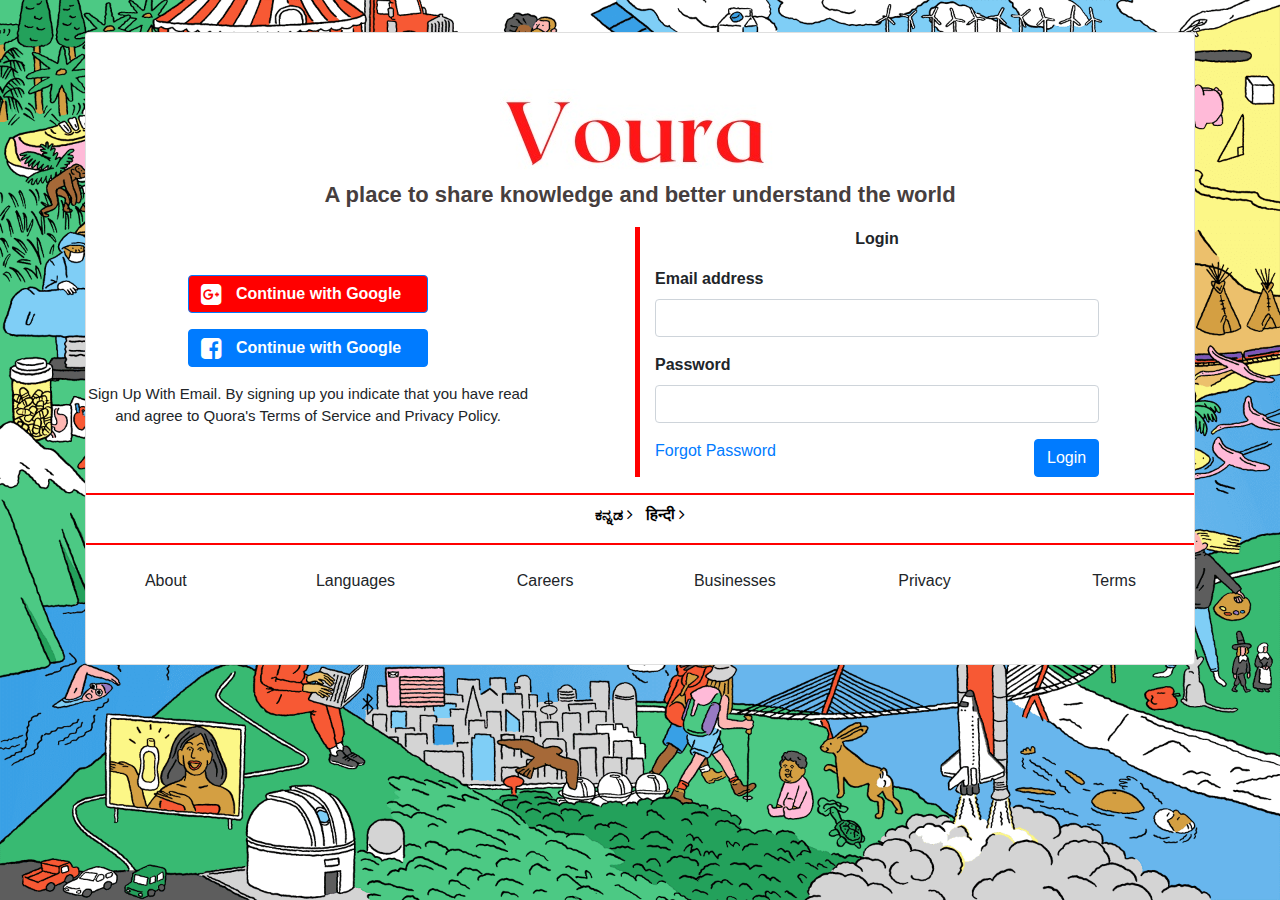
<file: index.html>
<!doctype html>
<html lang="en">

<head>
    <title>Voura</title>
    <!-- Required meta tags -->
    <meta charset="utf-8">
    <meta name="viewport" content="width=device-width, initial-scale=1, shrink-to-fit=no">
    <link rel="stylesheet" href="/Css/style.css">
    <link rel="stylesheet" href="https://cdnjs.cloudflare.com/ajax/libs/font-awesome/4.7.0/css/font-awesome.min.css">
    <!-- Bootstrap CSS -->
    <link rel="stylesheet" href="https://stackpath.bootstrapcdn.com/bootstrap/4.3.1/css/bootstrap.min.css" integrity="sha384-ggOyR0iXCbMQv3Xipma34MD+dH/1fQ784/j6cY/iJTQUOhcWr7x9JvoRxT2MZw1T" crossorigin="anonymous">
</head>

<body>
    <div class="d-flex justify-content-center">
        <div class="container mainBox">
            <div class="card" style="margin-top: 2rem;">
                <div class="text-center">
                    <img src="/Assets/Voura.jpg" class="img-fluid">
                    <p class="title1">A place to share knowledge and better understand the world</p>
                </div>
                <div class="row">
                    <div class="col-md-5 mt-5">
                        <div class="text-center">
                            <button type="button" class="btn btn-primary googBut" onclick="window.location = 'Homepage.html';"><i class="fa fa-google-plus-square" aria-hidden="true"></i>Continue with Google</button>
                        </div>
                        <div class="text-center mt-3">
                            <button type="button" class="btn btn-primary faceBut" onclick="window.location = 'Homepage.html';"><i class="fa fa-facebook-square" aria-hidden="true"></i>Continue with Google</button>
                        </div>
                        <div class="text-center">
                            <div class="mt-3">
                                <p class="title2">Sign Up With Email. By signing up you indicate that you have read and agree to Quora's Terms of Service and Privacy Policy.</p>
                            </div>
                        </div>
                    </div>
                    <div class="col-md-1 verticalLine">

                    </div>
                    <div class="col-md-5">
                        <div class="text-center">
                            <p style="font-weight: bold;">Login</p>
                        </div>
                        <form action="">
                            <div class="form-group">
                                <label for="exampleFormControlInput1" style="font-weight: 600;">Email address</label>
                                <input type="email" class="form-control">
                            </div>
                            <div class="form-group">
                                <label for="exampleFormControlInput1" style="font-weight: 600;">Password</label>
                                <input type="password" class="form-control">
                            </div>
                        </form>
                        <div class="row">
                            <div class="col-md-6">
                                <a href="#">Forgot Password</a>
                            </div>
                            <div class="col-md-6">
                                <button type="button" class="btn btn-primary" style="float: right;" onclick="window.location = 'Homepage.html';">Login</button>
                            </div>
                        </div>
                    </div>
                </div>
                <div class="horizontalLine mt-3">

                </div>
                <div class="text-center">
                    <p class="mt-2 foot">ಕನ್ನಡ<i class="fa fa-angle-right ml-1" aria-hidden="true"></i>&nbsp;&nbsp;&nbsp;हिन्दी<i class="fa fa-angle-right ml-1" aria-hidden="true"></i></p>
                </div>
                <div class="horizontalLine">

                </div>
                <div class="row mt-4">
                    <div class="col-md-2">
                        <div class="text-center">
                            <p>About</p>
                        </div>
                    </div>
                    <div class="col-md-2">
                        <div class="text-center">
                            <p>Languages</p>
                        </div>
                    </div>
                    <div class="col-md-2">
                        <div class="text-center">
                            <p>Careers</p>
                        </div>
                    </div>
                    <div class="col-md-2">
                        <div class="text-center">
                            <p>Businesses</p>
                        </div>
                    </div>
                    <div class="col-md-2">
                        <div class="text-center">
                            <p>Privacy</p>
                        </div>
                    </div>
                    <div class="col-md-2">
                        <div class="text-center">
                            <p>Terms</p>
                        </div>
                    </div>
                </div>
            </div>
        </div>
    </div>

    <!-- Optional JavaScript -->
    <!-- jQuery first, then Popper.js, then Bootstrap JS -->
    <script src="https://code.jquery.com/jquery-3.3.1.slim.min.js" integrity="sha384-q8i/X+965DzO0rT7abK41JStQIAqVgRVzpbzo5smXKp4YfRvH+8abtTE1Pi6jizo" crossorigin="anonymous"></script>
    <script src="https://cdnjs.cloudflare.com/ajax/libs/popper.js/1.14.7/umd/popper.min.js" integrity="sha384-UO2eT0CpHqdSJQ6hJty5KVphtPhzWj9WO1clHTMGa3JDZwrnQq4sF86dIHNDz0W1" crossorigin="anonymous"></script>
    <script src="https://stackpath.bootstrapcdn.com/bootstrap/4.3.1/js/bootstrap.min.js" integrity="sha384-JjSmVgyd0p3pXB1rRibZUAYoIIy6OrQ6VrjIEaFf/nJGzIxFDsf4x0xIM+B07jRM" crossorigin="anonymous"></script>
</body>

</html>
</file>
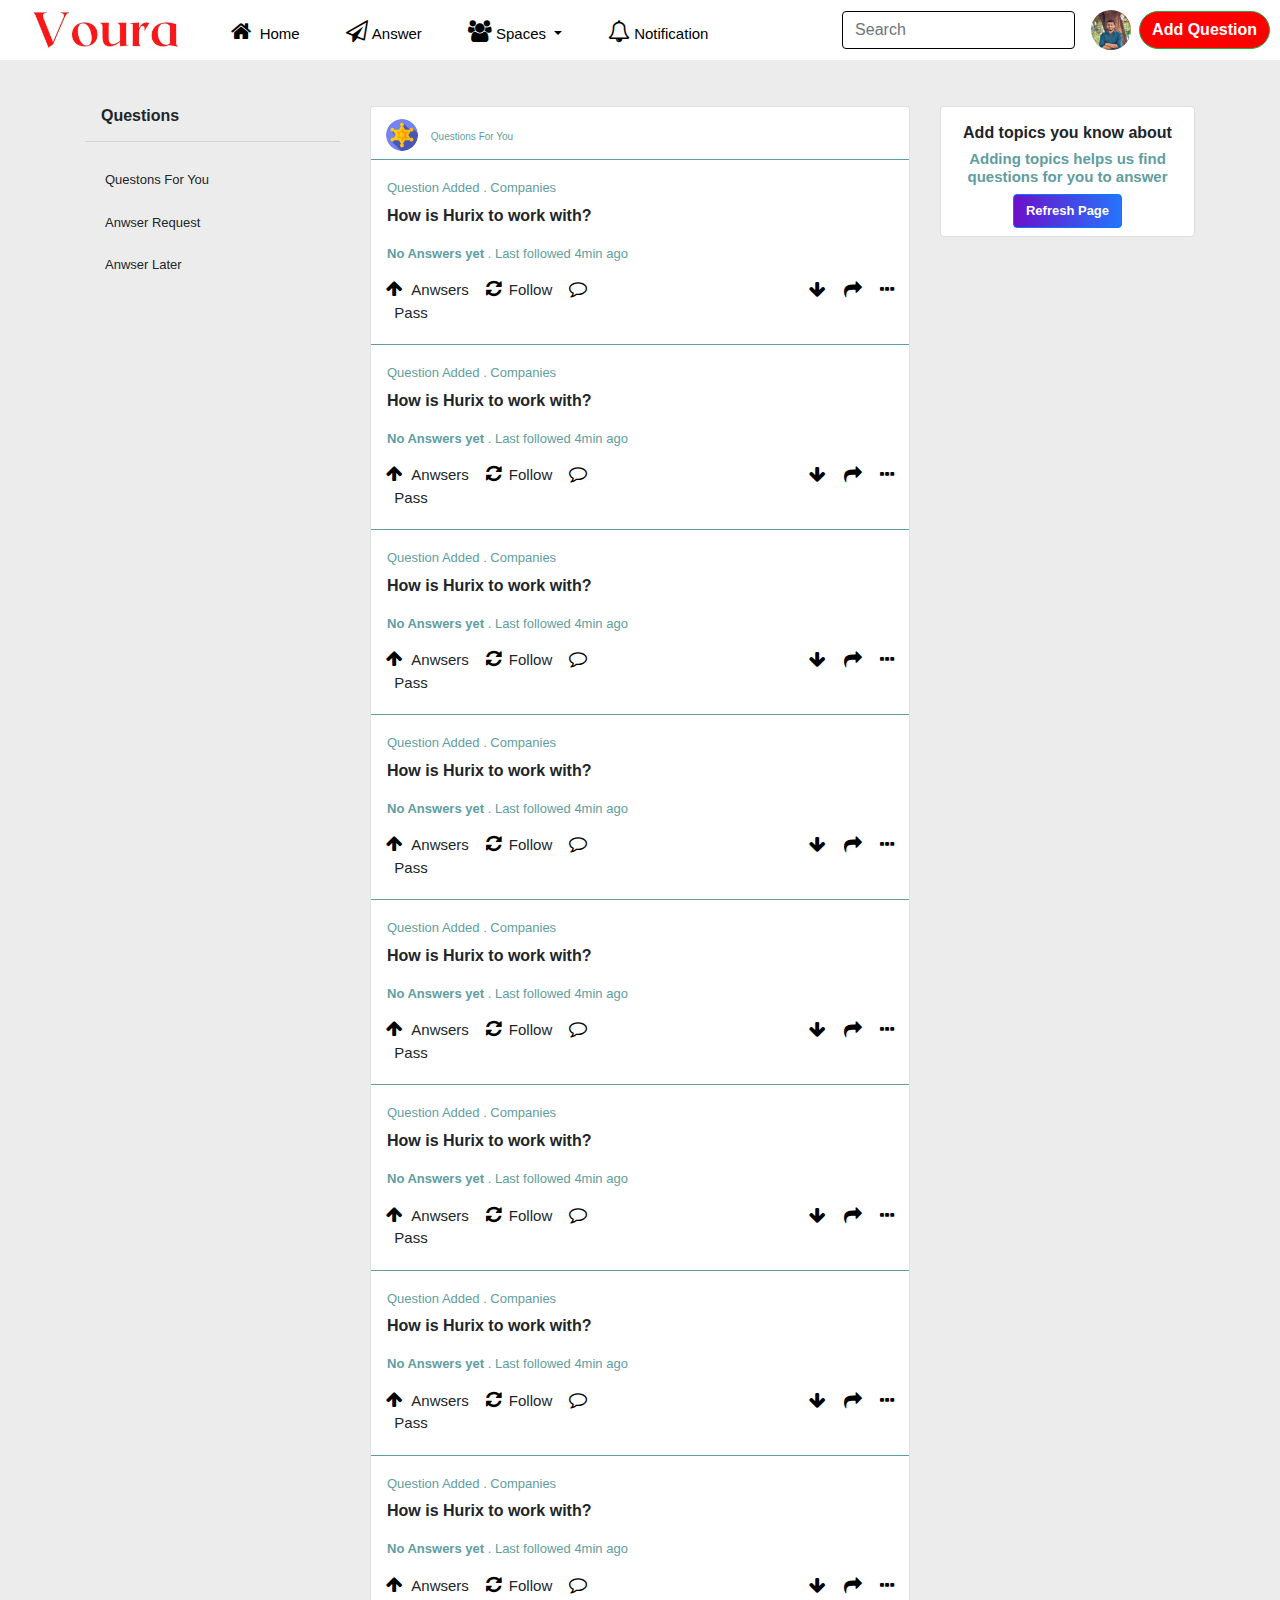
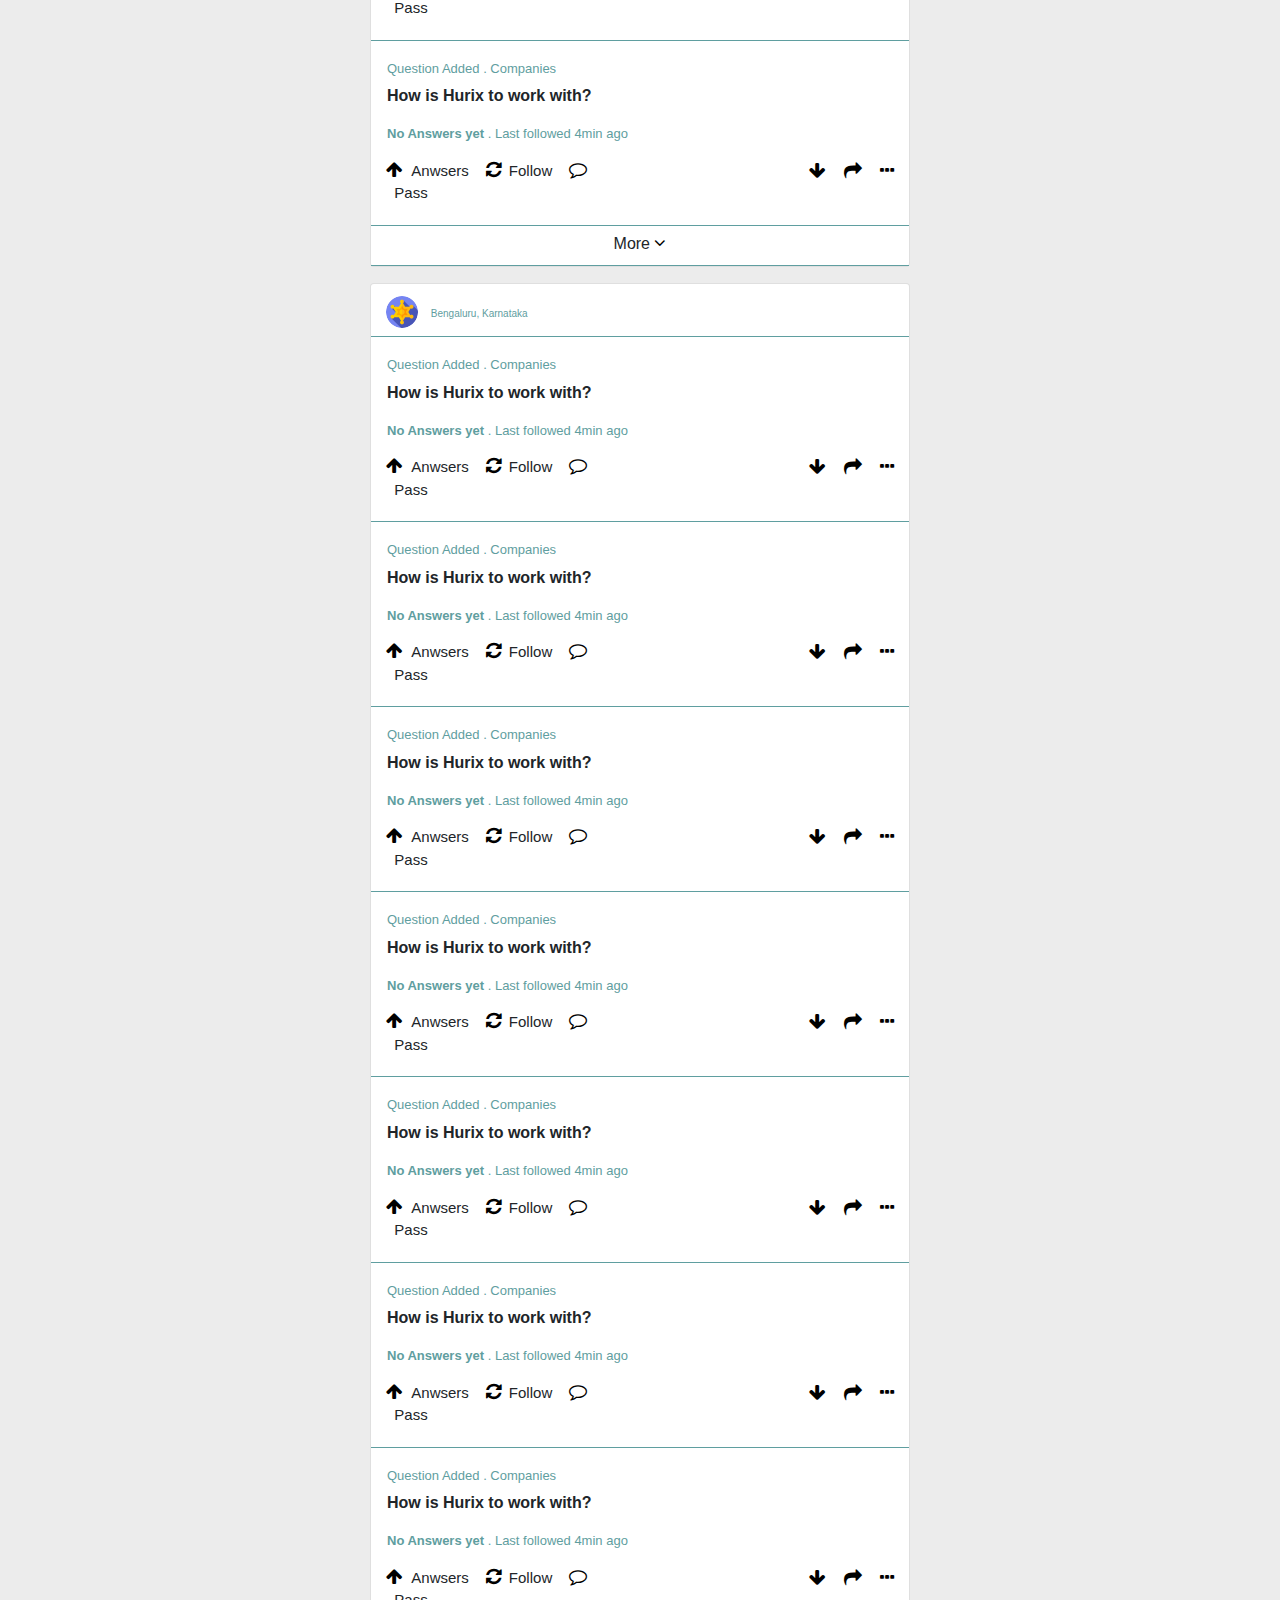
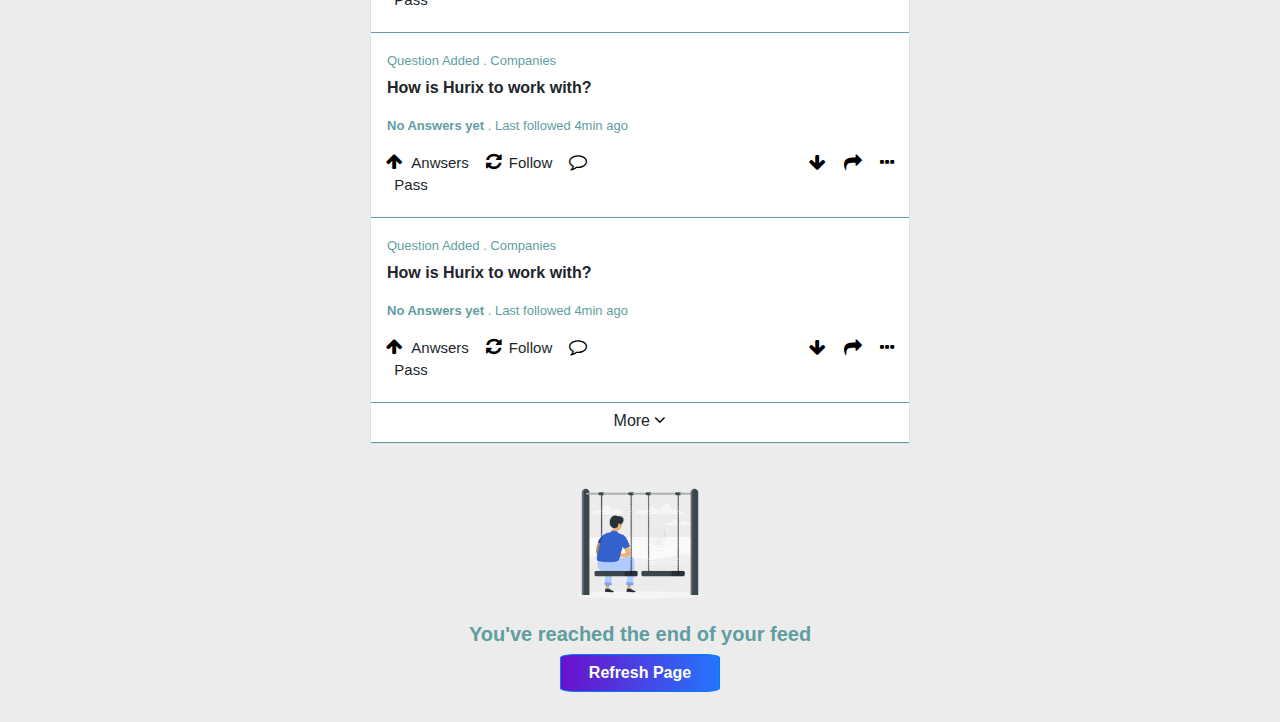
<file: Answers.html>
<!doctype html>
<html lang="en">

<head>
    <title>Title</title>
    <!-- Required meta tags -->
    <meta charset="utf-8">
    <meta name="viewport" content="width=device-width, initial-scale=1, shrink-to-fit=no">
    <link rel="stylesheet" href="/Css/hompage.css">
    <!-- Bootstrap CSS -->
    <link rel="stylesheet" href="https://cdnjs.cloudflare.com/ajax/libs/font-awesome/4.7.0/css/font-awesome.min.css">
    <link rel="stylesheet" href="https://stackpath.bootstrapcdn.com/bootstrap/4.3.1/css/bootstrap.min.css" integrity="sha384-ggOyR0iXCbMQv3Xipma34MD+dH/1fQ784/j6cY/iJTQUOhcWr7x9JvoRxT2MZw1T" crossorigin="anonymous">
</head>

<body>
    <!------------------------------------------------------- Header Section ---------------------------------------->
    <section id="nav-bar">
        <nav class="navbar navbar-expand-lg navbar-light bg-white">
            <a class="navbar-brand" href="/index.html"><img src="/Assets/Voura.jpg" alt=""></a>
            <button class="navbar-toggler" type="button" data-toggle="collapse" data-target="#navbarNav" aria-controls="navbarNav" aria-expanded="false" aria-label="Toggle navigation">
     <i class="fa fa-bars"></i>
   </button>
            <div class="collapse navbar-collapse animated fadeInDown" id="navbarNav">
                <ul class="navbar-nav">
                    <li class="nav-item">

                        <a class="nav-link" href="/Homepage.html"><i class="fa fa-home"></i> &nbsp;Home</a>
                    </li>

                    <li class="nav-item">
                        <a class="nav-link" href="/Answers.html"><i class="fa fa-paper-plane-o"></i>&nbsp;Answer</a>
                    </li>
                    <li class="nav-item dropdown">
                        <a class="nav-link dropdown-toggle" href="#" id="navbarDropdownMenuLink" data-toggle="dropdown" aria-haspopup="true" aria-expanded="false">
                            <i class="fa fa-users"></i>&nbsp;Spaces
                        </a>
                        <div class="dropdown-menu" aria-labelledby="navbarDropdownMenuLink">
                            <a class="dropdown-item" href="#">See All Spaces&nbsp;<i class="fa fa-angle-down" aria-hidden="true"></i></a>
                        </div>
                    </li>
                    <li class="nav-item">
                        <a class="nav-link " href="/Notifications.html"><i class="fa fa-bell-o"></i>&nbsp;Notification</a>
                    </li>
                </ul>
                <div class="ml-auto">
                    <form class="form-inline my-2 my-lg-0">
                        <input class="form-control mr-sm-2 Sear" type="search" placeholder="Search" aria-label="Search">
                        <img src="/Assets/profile.jpg" alt="Avatar" class="avatar ml-2 mr-2">
                        <button class="btn btn-success my-2 my-sm-0 askQues" type="submit">Add Question</button>
                    </form>
                </div>
            </div>
        </nav>
    </section>


    <section id="mainPage">
        <div class="container">
            <div class="row">
                <div class="col-md-3">
                    <ul class="list-group unordered mt-3">
                        <li style="list-style-type: none;">
                            <h6 class="ml-3"><b>Questions</b></h6>
                            <hr>
                        </li>
                        <li class="list-group-item d-flex justify-content-between align-items-center">
                            Questons For You
                        </li>
                        <li class="list-group-item d-flex justify-content-between align-items-center">
                            Anwser Request
                        </li>
                        <li class="list-group-item d-flex justify-content-between align-items-center">
                            Anwser Later
                        </li>
                    </ul>
                </div>




                <div class="col-md-6">
                    <div class=" mt-3 card">
                        <div class="container">
                            <div class="row mt-2">
                                <div class="col-md-1">
                                    <img src="/Assets/law.png" class="prof mt-1 mb-1">
                                </div>
                                <div class="col-md-11">
                                    <h6 class="mt-3 profTit">
                                        Questions For You
                                    </h6>
                                </div>
                            </div>
                        </div>
                        <div class="horizontalLine mt-1 mb-1">
                        </div>
                        <h6 class="mt-3 ml-3 stats">Question Added&nbsp;.&nbsp;Companies</h6>
                        <p class="ml-3"><b>How is Hurix to work with?</b></p>
                        <p class="ml-3 stats"><b>No Answers yet</b>&nbsp;.&nbsp;Last followed 4min ago</p>
                        <div class="container">
                            <div class="row">
                                <div class="col-md-6">
                                    <p class="foot"><i class="fa fa-arrow-up"></i>&nbsp;&nbsp;Anwsers&nbsp;&nbsp;&nbsp;&nbsp;<i class="fa fa-refresh"></i>&nbsp;&nbsp;Follow&nbsp;&nbsp;&nbsp;&nbsp;<i class="fa fa-comment-o"></i>&nbsp;&nbsp;Pass</p>
                                </div>
                                <div class="col-md-6">
                                    <div style="float: right;">
                                        <p><i class="fa fa-arrow-down"></i>&nbsp;&nbsp;&nbsp;&nbsp;<i class="fa fa-share"></i>&nbsp;&nbsp;&nbsp;&nbsp;<i class="fa fa-ellipsis-h"></i></p>
                                    </div>
                                </div>
                            </div>
                        </div>
                        <div class="horizontalLine mt-1 mb-1">
                        </div>


                        <h6 class="mt-3 ml-3 stats">Question Added&nbsp;.&nbsp;Companies</h6>
                        <p class="ml-3"><b>How is Hurix to work with?</b></p>
                        <p class="ml-3 stats"><b>No Answers yet</b>&nbsp;.&nbsp;Last followed 4min ago</p>
                        <div class="container">
                            <div class="row">
                                <div class="col-md-6">
                                    <p class="foot"><i class="fa fa-arrow-up"></i>&nbsp;&nbsp;Anwsers&nbsp;&nbsp;&nbsp;&nbsp;<i class="fa fa-refresh"></i>&nbsp;&nbsp;Follow&nbsp;&nbsp;&nbsp;&nbsp;<i class="fa fa-comment-o"></i>&nbsp;&nbsp;Pass</p>
                                </div>
                                <div class="col-md-6">
                                    <div style="float: right;">
                                        <p><i class="fa fa-arrow-down"></i>&nbsp;&nbsp;&nbsp;&nbsp;<i class="fa fa-share"></i>&nbsp;&nbsp;&nbsp;&nbsp;<i class="fa fa-ellipsis-h"></i></p>
                                    </div>
                                </div>
                            </div>
                        </div>
                        <div class="horizontalLine mt-1 mb-1">
                        </div>


                        <h6 class="mt-3 ml-3 stats">Question Added&nbsp;.&nbsp;Companies</h6>
                        <p class="ml-3"><b>How is Hurix to work with?</b></p>
                        <p class="ml-3 stats"><b>No Answers yet</b>&nbsp;.&nbsp;Last followed 4min ago</p>
                        <div class="container">
                            <div class="row">
                                <div class="col-md-6">
                                    <p class="foot"><i class="fa fa-arrow-up"></i>&nbsp;&nbsp;Anwsers&nbsp;&nbsp;&nbsp;&nbsp;<i class="fa fa-refresh"></i>&nbsp;&nbsp;Follow&nbsp;&nbsp;&nbsp;&nbsp;<i class="fa fa-comment-o"></i>&nbsp;&nbsp;Pass</p>
                                </div>
                                <div class="col-md-6">
                                    <div style="float: right;">
                                        <p><i class="fa fa-arrow-down"></i>&nbsp;&nbsp;&nbsp;&nbsp;<i class="fa fa-share"></i>&nbsp;&nbsp;&nbsp;&nbsp;<i class="fa fa-ellipsis-h"></i></p>
                                    </div>
                                </div>
                            </div>
                        </div>
                        <div class="horizontalLine mt-1 mb-1">
                        </div>


                        <h6 class="mt-3 ml-3 stats">Question Added&nbsp;.&nbsp;Companies</h6>
                        <p class="ml-3"><b>How is Hurix to work with?</b></p>
                        <p class="ml-3 stats"><b>No Answers yet</b>&nbsp;.&nbsp;Last followed 4min ago</p>
                        <div class="container">
                            <div class="row">
                                <div class="col-md-6">
                                    <p class="foot"><i class="fa fa-arrow-up"></i>&nbsp;&nbsp;Anwsers&nbsp;&nbsp;&nbsp;&nbsp;<i class="fa fa-refresh"></i>&nbsp;&nbsp;Follow&nbsp;&nbsp;&nbsp;&nbsp;<i class="fa fa-comment-o"></i>&nbsp;&nbsp;Pass</p>
                                </div>
                                <div class="col-md-6">
                                    <div style="float: right;">
                                        <p><i class="fa fa-arrow-down"></i>&nbsp;&nbsp;&nbsp;&nbsp;<i class="fa fa-share"></i>&nbsp;&nbsp;&nbsp;&nbsp;<i class="fa fa-ellipsis-h"></i></p>
                                    </div>
                                </div>
                            </div>
                        </div>
                        <div class="horizontalLine mt-1 mb-1">
                        </div>


                        <h6 class="mt-3 ml-3 stats">Question Added&nbsp;.&nbsp;Companies</h6>
                        <p class="ml-3"><b>How is Hurix to work with?</b></p>
                        <p class="ml-3 stats"><b>No Answers yet</b>&nbsp;.&nbsp;Last followed 4min ago</p>
                        <div class="container">
                            <div class="row">
                                <div class="col-md-6">
                                    <p class="foot"><i class="fa fa-arrow-up"></i>&nbsp;&nbsp;Anwsers&nbsp;&nbsp;&nbsp;&nbsp;<i class="fa fa-refresh"></i>&nbsp;&nbsp;Follow&nbsp;&nbsp;&nbsp;&nbsp;<i class="fa fa-comment-o"></i>&nbsp;&nbsp;Pass</p>
                                </div>
                                <div class="col-md-6">
                                    <div style="float: right;">
                                        <p><i class="fa fa-arrow-down"></i>&nbsp;&nbsp;&nbsp;&nbsp;<i class="fa fa-share"></i>&nbsp;&nbsp;&nbsp;&nbsp;<i class="fa fa-ellipsis-h"></i></p>
                                    </div>
                                </div>
                            </div>
                        </div>
                        <div class="horizontalLine mt-1 mb-1">
                        </div>


                        <h6 class="mt-3 ml-3 stats">Question Added&nbsp;.&nbsp;Companies</h6>
                        <p class="ml-3"><b>How is Hurix to work with?</b></p>
                        <p class="ml-3 stats"><b>No Answers yet</b>&nbsp;.&nbsp;Last followed 4min ago</p>
                        <div class="container">
                            <div class="row">
                                <div class="col-md-6">
                                    <p class="foot"><i class="fa fa-arrow-up"></i>&nbsp;&nbsp;Anwsers&nbsp;&nbsp;&nbsp;&nbsp;<i class="fa fa-refresh"></i>&nbsp;&nbsp;Follow&nbsp;&nbsp;&nbsp;&nbsp;<i class="fa fa-comment-o"></i>&nbsp;&nbsp;Pass</p>
                                </div>
                                <div class="col-md-6">
                                    <div style="float: right;">
                                        <p><i class="fa fa-arrow-down"></i>&nbsp;&nbsp;&nbsp;&nbsp;<i class="fa fa-share"></i>&nbsp;&nbsp;&nbsp;&nbsp;<i class="fa fa-ellipsis-h"></i></p>
                                    </div>
                                </div>
                            </div>
                        </div>
                        <div class="horizontalLine mt-1 mb-1">
                        </div>


                        <h6 class="mt-3 ml-3 stats">Question Added&nbsp;.&nbsp;Companies</h6>
                        <p class="ml-3"><b>How is Hurix to work with?</b></p>
                        <p class="ml-3 stats"><b>No Answers yet</b>&nbsp;.&nbsp;Last followed 4min ago</p>
                        <div class="container">
                            <div class="row">
                                <div class="col-md-6">
                                    <p class="foot"><i class="fa fa-arrow-up"></i>&nbsp;&nbsp;Anwsers&nbsp;&nbsp;&nbsp;&nbsp;<i class="fa fa-refresh"></i>&nbsp;&nbsp;Follow&nbsp;&nbsp;&nbsp;&nbsp;<i class="fa fa-comment-o"></i>&nbsp;&nbsp;Pass</p>
                                </div>
                                <div class="col-md-6">
                                    <div style="float: right;">
                                        <p><i class="fa fa-arrow-down"></i>&nbsp;&nbsp;&nbsp;&nbsp;<i class="fa fa-share"></i>&nbsp;&nbsp;&nbsp;&nbsp;<i class="fa fa-ellipsis-h"></i></p>
                                    </div>
                                </div>
                            </div>
                        </div>
                        <div class="horizontalLine mt-1 mb-1">
                        </div>

                        <h6 class="mt-3 ml-3 stats">Question Added&nbsp;.&nbsp;Companies</h6>
                        <p class="ml-3"><b>How is Hurix to work with?</b></p>
                        <p class="ml-3 stats"><b>No Answers yet</b>&nbsp;.&nbsp;Last followed 4min ago</p>
                        <div class="container">
                            <div class="row">
                                <div class="col-md-6">
                                    <p class="foot"><i class="fa fa-arrow-up"></i>&nbsp;&nbsp;Anwsers&nbsp;&nbsp;&nbsp;&nbsp;<i class="fa fa-refresh"></i>&nbsp;&nbsp;Follow&nbsp;&nbsp;&nbsp;&nbsp;<i class="fa fa-comment-o"></i>&nbsp;&nbsp;Pass</p>
                                </div>
                                <div class="col-md-6">
                                    <div style="float: right;">
                                        <p><i class="fa fa-arrow-down"></i>&nbsp;&nbsp;&nbsp;&nbsp;<i class="fa fa-share"></i>&nbsp;&nbsp;&nbsp;&nbsp;<i class="fa fa-ellipsis-h"></i></p>
                                    </div>
                                </div>
                            </div>
                        </div>
                        <div class="horizontalLine mt-1 mb-1">
                        </div>


                        <h6 class="mt-3 ml-3 stats">Question Added&nbsp;.&nbsp;Companies</h6>
                        <p class="ml-3"><b>How is Hurix to work with?</b></p>
                        <p class="ml-3 stats"><b>No Answers yet</b>&nbsp;.&nbsp;Last followed 4min ago</p>
                        <div class="container">
                            <div class="row">
                                <div class="col-md-6">
                                    <p class="foot"><i class="fa fa-arrow-up"></i>&nbsp;&nbsp;Anwsers&nbsp;&nbsp;&nbsp;&nbsp;<i class="fa fa-refresh"></i>&nbsp;&nbsp;Follow&nbsp;&nbsp;&nbsp;&nbsp;<i class="fa fa-comment-o"></i>&nbsp;&nbsp;Pass</p>
                                </div>
                                <div class="col-md-6">
                                    <div style="float: right;">
                                        <p><i class="fa fa-arrow-down"></i>&nbsp;&nbsp;&nbsp;&nbsp;<i class="fa fa-share"></i>&nbsp;&nbsp;&nbsp;&nbsp;<i class="fa fa-ellipsis-h"></i></p>
                                    </div>
                                </div>
                            </div>
                        </div>
                        <div class="horizontalLine mt-1 mb-1">
                        </div>
                        <div class="text-center mt-1">
                            <h6>More&nbsp;<i class="fa fa-angle-down" aria-hidden="true"></i></h6>
                        </div>
                        <div class="horizontalLine mt-1">
                        </div>
                    </div>

                    <div class=" mt-3 card">
                        <div class="container">
                            <div class="row mt-2">
                                <div class="col-md-1">
                                    <img src="/Assets/law.png" class="prof mt-1 mb-1">
                                </div>
                                <div class="col-md-11">
                                    <h6 class="mt-3 profTit">
                                        Bengaluru, Karnataka
                                    </h6>
                                </div>
                            </div>
                        </div>
                        <div class="horizontalLine mt-1 mb-1">
                        </div>
                        <h6 class="mt-3 ml-3 stats">Question Added&nbsp;.&nbsp;Companies</h6>
                        <p class="ml-3"><b>How is Hurix to work with?</b></p>
                        <p class="ml-3 stats"><b>No Answers yet</b>&nbsp;.&nbsp;Last followed 4min ago</p>
                        <div class="container">
                            <div class="row">
                                <div class="col-md-6">
                                    <p class="foot"><i class="fa fa-arrow-up"></i>&nbsp;&nbsp;Anwsers&nbsp;&nbsp;&nbsp;&nbsp;<i class="fa fa-refresh"></i>&nbsp;&nbsp;Follow&nbsp;&nbsp;&nbsp;&nbsp;<i class="fa fa-comment-o"></i>&nbsp;&nbsp;Pass</p>
                                </div>
                                <div class="col-md-6">
                                    <div style="float: right;">
                                        <p><i class="fa fa-arrow-down"></i>&nbsp;&nbsp;&nbsp;&nbsp;<i class="fa fa-share"></i>&nbsp;&nbsp;&nbsp;&nbsp;<i class="fa fa-ellipsis-h"></i></p>
                                    </div>
                                </div>
                            </div>
                        </div>
                        <div class="horizontalLine mt-1 mb-1">
                        </div>


                        <h6 class="mt-3 ml-3 stats">Question Added&nbsp;.&nbsp;Companies</h6>
                        <p class="ml-3"><b>How is Hurix to work with?</b></p>
                        <p class="ml-3 stats"><b>No Answers yet</b>&nbsp;.&nbsp;Last followed 4min ago</p>
                        <div class="container">
                            <div class="row">
                                <div class="col-md-6">
                                    <p class="foot"><i class="fa fa-arrow-up"></i>&nbsp;&nbsp;Anwsers&nbsp;&nbsp;&nbsp;&nbsp;<i class="fa fa-refresh"></i>&nbsp;&nbsp;Follow&nbsp;&nbsp;&nbsp;&nbsp;<i class="fa fa-comment-o"></i>&nbsp;&nbsp;Pass</p>
                                </div>
                                <div class="col-md-6">
                                    <div style="float: right;">
                                        <p><i class="fa fa-arrow-down"></i>&nbsp;&nbsp;&nbsp;&nbsp;<i class="fa fa-share"></i>&nbsp;&nbsp;&nbsp;&nbsp;<i class="fa fa-ellipsis-h"></i></p>
                                    </div>
                                </div>
                            </div>
                        </div>
                        <div class="horizontalLine mt-1 mb-1">
                        </div>


                        <h6 class="mt-3 ml-3 stats">Question Added&nbsp;.&nbsp;Companies</h6>
                        <p class="ml-3"><b>How is Hurix to work with?</b></p>
                        <p class="ml-3 stats"><b>No Answers yet</b>&nbsp;.&nbsp;Last followed 4min ago</p>
                        <div class="container">
                            <div class="row">
                                <div class="col-md-6">
                                    <p class="foot"><i class="fa fa-arrow-up"></i>&nbsp;&nbsp;Anwsers&nbsp;&nbsp;&nbsp;&nbsp;<i class="fa fa-refresh"></i>&nbsp;&nbsp;Follow&nbsp;&nbsp;&nbsp;&nbsp;<i class="fa fa-comment-o"></i>&nbsp;&nbsp;Pass</p>
                                </div>
                                <div class="col-md-6">
                                    <div style="float: right;">
                                        <p><i class="fa fa-arrow-down"></i>&nbsp;&nbsp;&nbsp;&nbsp;<i class="fa fa-share"></i>&nbsp;&nbsp;&nbsp;&nbsp;<i class="fa fa-ellipsis-h"></i></p>
                                    </div>
                                </div>
                            </div>
                        </div>
                        <div class="horizontalLine mt-1 mb-1">
                        </div>


                        <h6 class="mt-3 ml-3 stats">Question Added&nbsp;.&nbsp;Companies</h6>
                        <p class="ml-3"><b>How is Hurix to work with?</b></p>
                        <p class="ml-3 stats"><b>No Answers yet</b>&nbsp;.&nbsp;Last followed 4min ago</p>
                        <div class="container">
                            <div class="row">
                                <div class="col-md-6">
                                    <p class="foot"><i class="fa fa-arrow-up"></i>&nbsp;&nbsp;Anwsers&nbsp;&nbsp;&nbsp;&nbsp;<i class="fa fa-refresh"></i>&nbsp;&nbsp;Follow&nbsp;&nbsp;&nbsp;&nbsp;<i class="fa fa-comment-o"></i>&nbsp;&nbsp;Pass</p>
                                </div>
                                <div class="col-md-6">
                                    <div style="float: right;">
                                        <p><i class="fa fa-arrow-down"></i>&nbsp;&nbsp;&nbsp;&nbsp;<i class="fa fa-share"></i>&nbsp;&nbsp;&nbsp;&nbsp;<i class="fa fa-ellipsis-h"></i></p>
                                    </div>
                                </div>
                            </div>
                        </div>
                        <div class="horizontalLine mt-1 mb-1">
                        </div>


                        <h6 class="mt-3 ml-3 stats">Question Added&nbsp;.&nbsp;Companies</h6>
                        <p class="ml-3"><b>How is Hurix to work with?</b></p>
                        <p class="ml-3 stats"><b>No Answers yet</b>&nbsp;.&nbsp;Last followed 4min ago</p>
                        <div class="container">
                            <div class="row">
                                <div class="col-md-6">
                                    <p class="foot"><i class="fa fa-arrow-up"></i>&nbsp;&nbsp;Anwsers&nbsp;&nbsp;&nbsp;&nbsp;<i class="fa fa-refresh"></i>&nbsp;&nbsp;Follow&nbsp;&nbsp;&nbsp;&nbsp;<i class="fa fa-comment-o"></i>&nbsp;&nbsp;Pass</p>
                                </div>
                                <div class="col-md-6">
                                    <div style="float: right;">
                                        <p><i class="fa fa-arrow-down"></i>&nbsp;&nbsp;&nbsp;&nbsp;<i class="fa fa-share"></i>&nbsp;&nbsp;&nbsp;&nbsp;<i class="fa fa-ellipsis-h"></i></p>
                                    </div>
                                </div>
                            </div>
                        </div>
                        <div class="horizontalLine mt-1 mb-1">
                        </div>


                        <h6 class="mt-3 ml-3 stats">Question Added&nbsp;.&nbsp;Companies</h6>
                        <p class="ml-3"><b>How is Hurix to work with?</b></p>
                        <p class="ml-3 stats"><b>No Answers yet</b>&nbsp;.&nbsp;Last followed 4min ago</p>
                        <div class="container">
                            <div class="row">
                                <div class="col-md-6">
                                    <p class="foot"><i class="fa fa-arrow-up"></i>&nbsp;&nbsp;Anwsers&nbsp;&nbsp;&nbsp;&nbsp;<i class="fa fa-refresh"></i>&nbsp;&nbsp;Follow&nbsp;&nbsp;&nbsp;&nbsp;<i class="fa fa-comment-o"></i>&nbsp;&nbsp;Pass</p>
                                </div>
                                <div class="col-md-6">
                                    <div style="float: right;">
                                        <p><i class="fa fa-arrow-down"></i>&nbsp;&nbsp;&nbsp;&nbsp;<i class="fa fa-share"></i>&nbsp;&nbsp;&nbsp;&nbsp;<i class="fa fa-ellipsis-h"></i></p>
                                    </div>
                                </div>
                            </div>
                        </div>
                        <div class="horizontalLine mt-1 mb-1">
                        </div>


                        <h6 class="mt-3 ml-3 stats">Question Added&nbsp;.&nbsp;Companies</h6>
                        <p class="ml-3"><b>How is Hurix to work with?</b></p>
                        <p class="ml-3 stats"><b>No Answers yet</b>&nbsp;.&nbsp;Last followed 4min ago</p>
                        <div class="container">
                            <div class="row">
                                <div class="col-md-6">
                                    <p class="foot"><i class="fa fa-arrow-up"></i>&nbsp;&nbsp;Anwsers&nbsp;&nbsp;&nbsp;&nbsp;<i class="fa fa-refresh"></i>&nbsp;&nbsp;Follow&nbsp;&nbsp;&nbsp;&nbsp;<i class="fa fa-comment-o"></i>&nbsp;&nbsp;Pass</p>
                                </div>
                                <div class="col-md-6">
                                    <div style="float: right;">
                                        <p><i class="fa fa-arrow-down"></i>&nbsp;&nbsp;&nbsp;&nbsp;<i class="fa fa-share"></i>&nbsp;&nbsp;&nbsp;&nbsp;<i class="fa fa-ellipsis-h"></i></p>
                                    </div>
                                </div>
                            </div>
                        </div>
                        <div class="horizontalLine mt-1 mb-1">
                        </div>

                        <h6 class="mt-3 ml-3 stats">Question Added&nbsp;.&nbsp;Companies</h6>
                        <p class="ml-3"><b>How is Hurix to work with?</b></p>
                        <p class="ml-3 stats"><b>No Answers yet</b>&nbsp;.&nbsp;Last followed 4min ago</p>
                        <div class="container">
                            <div class="row">
                                <div class="col-md-6">
                                    <p class="foot"><i class="fa fa-arrow-up"></i>&nbsp;&nbsp;Anwsers&nbsp;&nbsp;&nbsp;&nbsp;<i class="fa fa-refresh"></i>&nbsp;&nbsp;Follow&nbsp;&nbsp;&nbsp;&nbsp;<i class="fa fa-comment-o"></i>&nbsp;&nbsp;Pass</p>
                                </div>
                                <div class="col-md-6">
                                    <div style="float: right;">
                                        <p><i class="fa fa-arrow-down"></i>&nbsp;&nbsp;&nbsp;&nbsp;<i class="fa fa-share"></i>&nbsp;&nbsp;&nbsp;&nbsp;<i class="fa fa-ellipsis-h"></i></p>
                                    </div>
                                </div>
                            </div>
                        </div>
                        <div class="horizontalLine mt-1 mb-1">
                        </div>


                        <h6 class="mt-3 ml-3 stats">Question Added&nbsp;.&nbsp;Companies</h6>
                        <p class="ml-3"><b>How is Hurix to work with?</b></p>
                        <p class="ml-3 stats"><b>No Answers yet</b>&nbsp;.&nbsp;Last followed 4min ago</p>
                        <div class="container">
                            <div class="row">
                                <div class="col-md-6">
                                    <p class="foot"><i class="fa fa-arrow-up"></i>&nbsp;&nbsp;Anwsers&nbsp;&nbsp;&nbsp;&nbsp;<i class="fa fa-refresh"></i>&nbsp;&nbsp;Follow&nbsp;&nbsp;&nbsp;&nbsp;<i class="fa fa-comment-o"></i>&nbsp;&nbsp;Pass</p>
                                </div>
                                <div class="col-md-6">
                                    <div style="float: right;">
                                        <p><i class="fa fa-arrow-down"></i>&nbsp;&nbsp;&nbsp;&nbsp;<i class="fa fa-share"></i>&nbsp;&nbsp;&nbsp;&nbsp;<i class="fa fa-ellipsis-h"></i></p>
                                    </div>
                                </div>
                            </div>
                        </div>
                        <div class="horizontalLine mt-1 mb-1">
                        </div>
                        <div class="text-center mt-1">
                            <h6>More&nbsp;<i class="fa fa-angle-down" aria-hidden="true"></i></h6>
                        </div>
                        <div class="horizontalLine mt-1">
                        </div>
                    </div>
                    <div class="mt-3">
                        <div class="text-center">
                            <img src="/Assets/Alone-rafiki.png" class="img-fluid eofImg">
                            <h6 class="eoftit">You've reached the end of your feed</h6>
                            <button type="button" class="btn btn-primary eofbut">Refresh Page</button>
                        </div>
                    </div>
                </div>





                <div class="col-md-3">
                    <div class="card mt-3">
                        <div>
                            <div class="text-center">
                                <h6 class="mt-3"><b>Add topics you know about</b></h6>
                                <h6 class="cardsidetiti">Adding topics helps us find questions for you to answer</h6>
                                <div class="text-center mb-2">
                                    <button type="button" class="btn btn-primary cardsidebut">Refresh Page</button>
                                </div>
                            </div>
                        </div>
                    </div>
                </div>
            </div>
        </div>
    </section>

    <!-- Optional JavaScript -->
    <!-- jQuery first, then Popper.js, then Bootstrap JS -->
    <script src="https://code.jquery.com/jquery-3.3.1.slim.min.js" integrity="sha384-q8i/X+965DzO0rT7abK41JStQIAqVgRVzpbzo5smXKp4YfRvH+8abtTE1Pi6jizo" crossorigin="anonymous"></script>
    <script src="https://cdnjs.cloudflare.com/ajax/libs/popper.js/1.14.7/umd/popper.min.js" integrity="sha384-UO2eT0CpHqdSJQ6hJty5KVphtPhzWj9WO1clHTMGa3JDZwrnQq4sF86dIHNDz0W1" crossorigin="anonymous"></script>
    <script src="https://stackpath.bootstrapcdn.com/bootstrap/4.3.1/js/bootstrap.min.js" integrity="sha384-JjSmVgyd0p3pXB1rRibZUAYoIIy6OrQ6VrjIEaFf/nJGzIxFDsf4x0xIM+B07jRM" crossorigin="anonymous"></script>
</body>

</html>
</file>
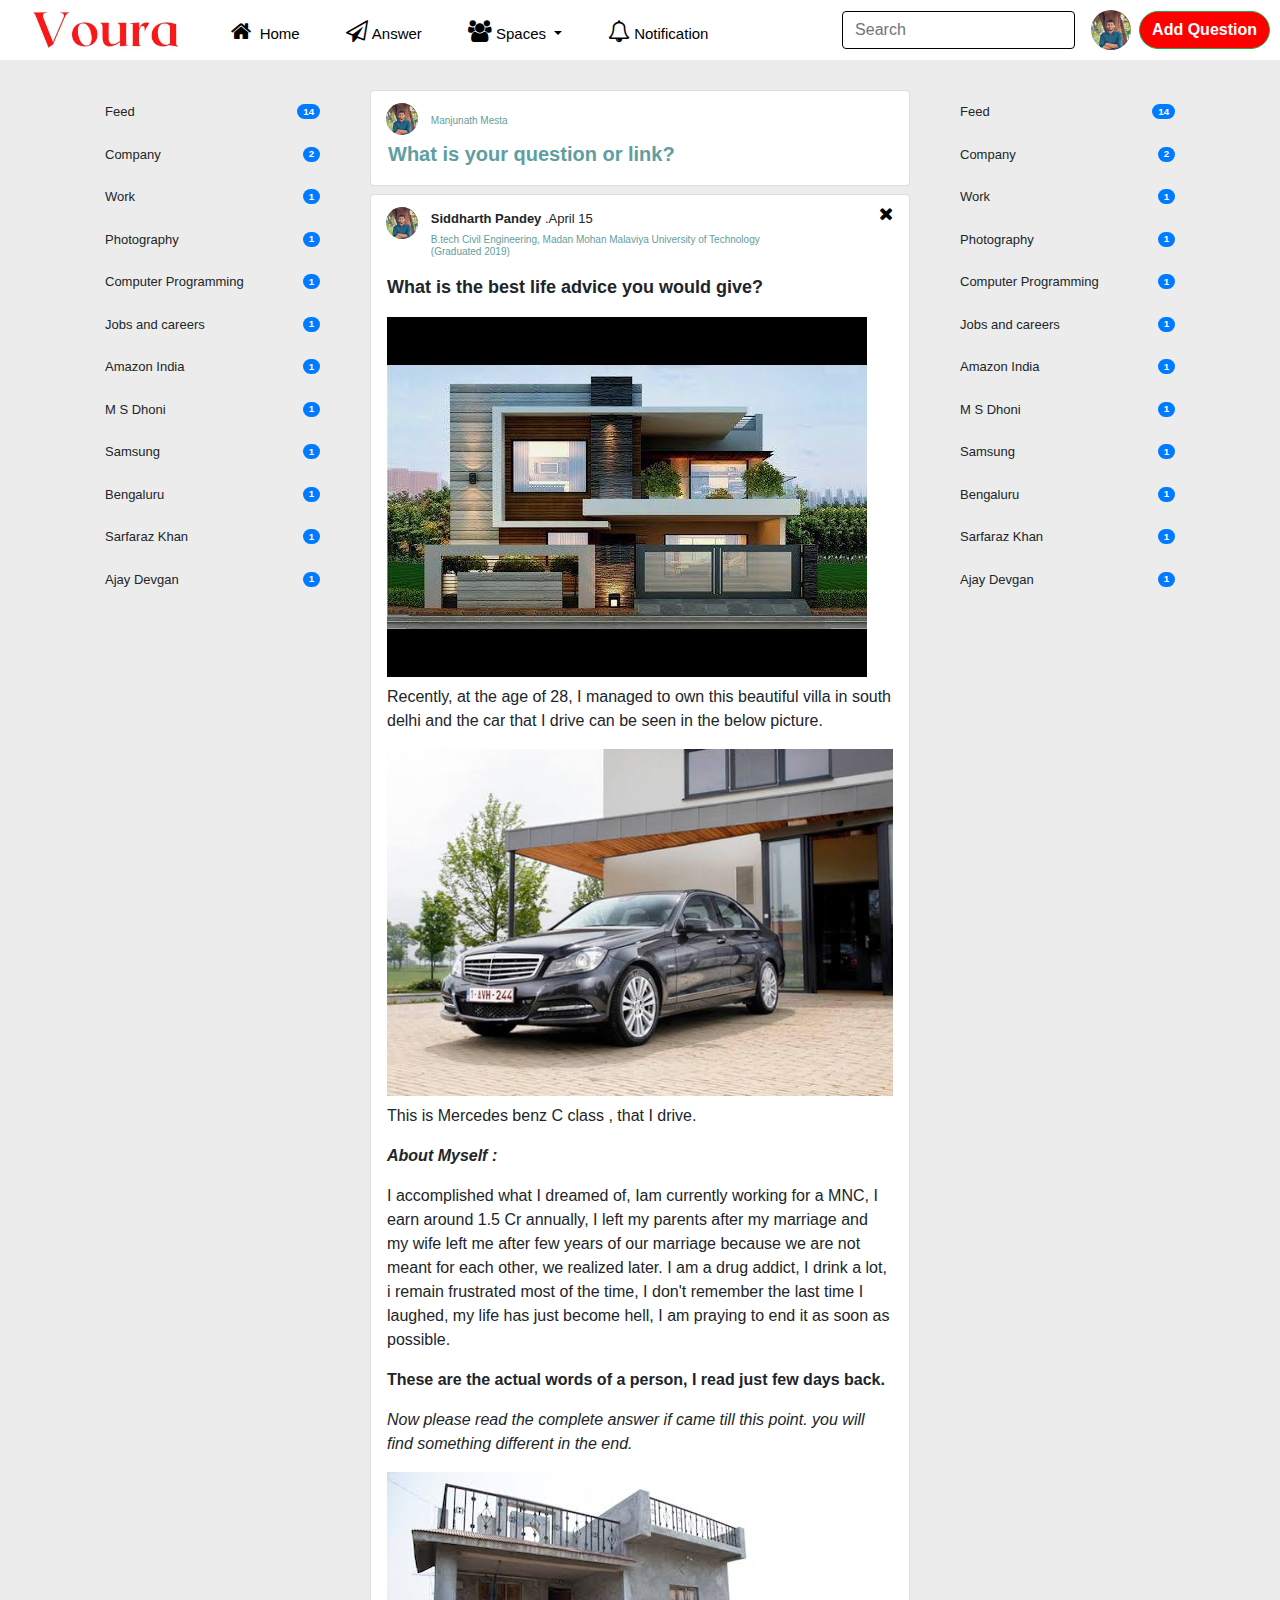
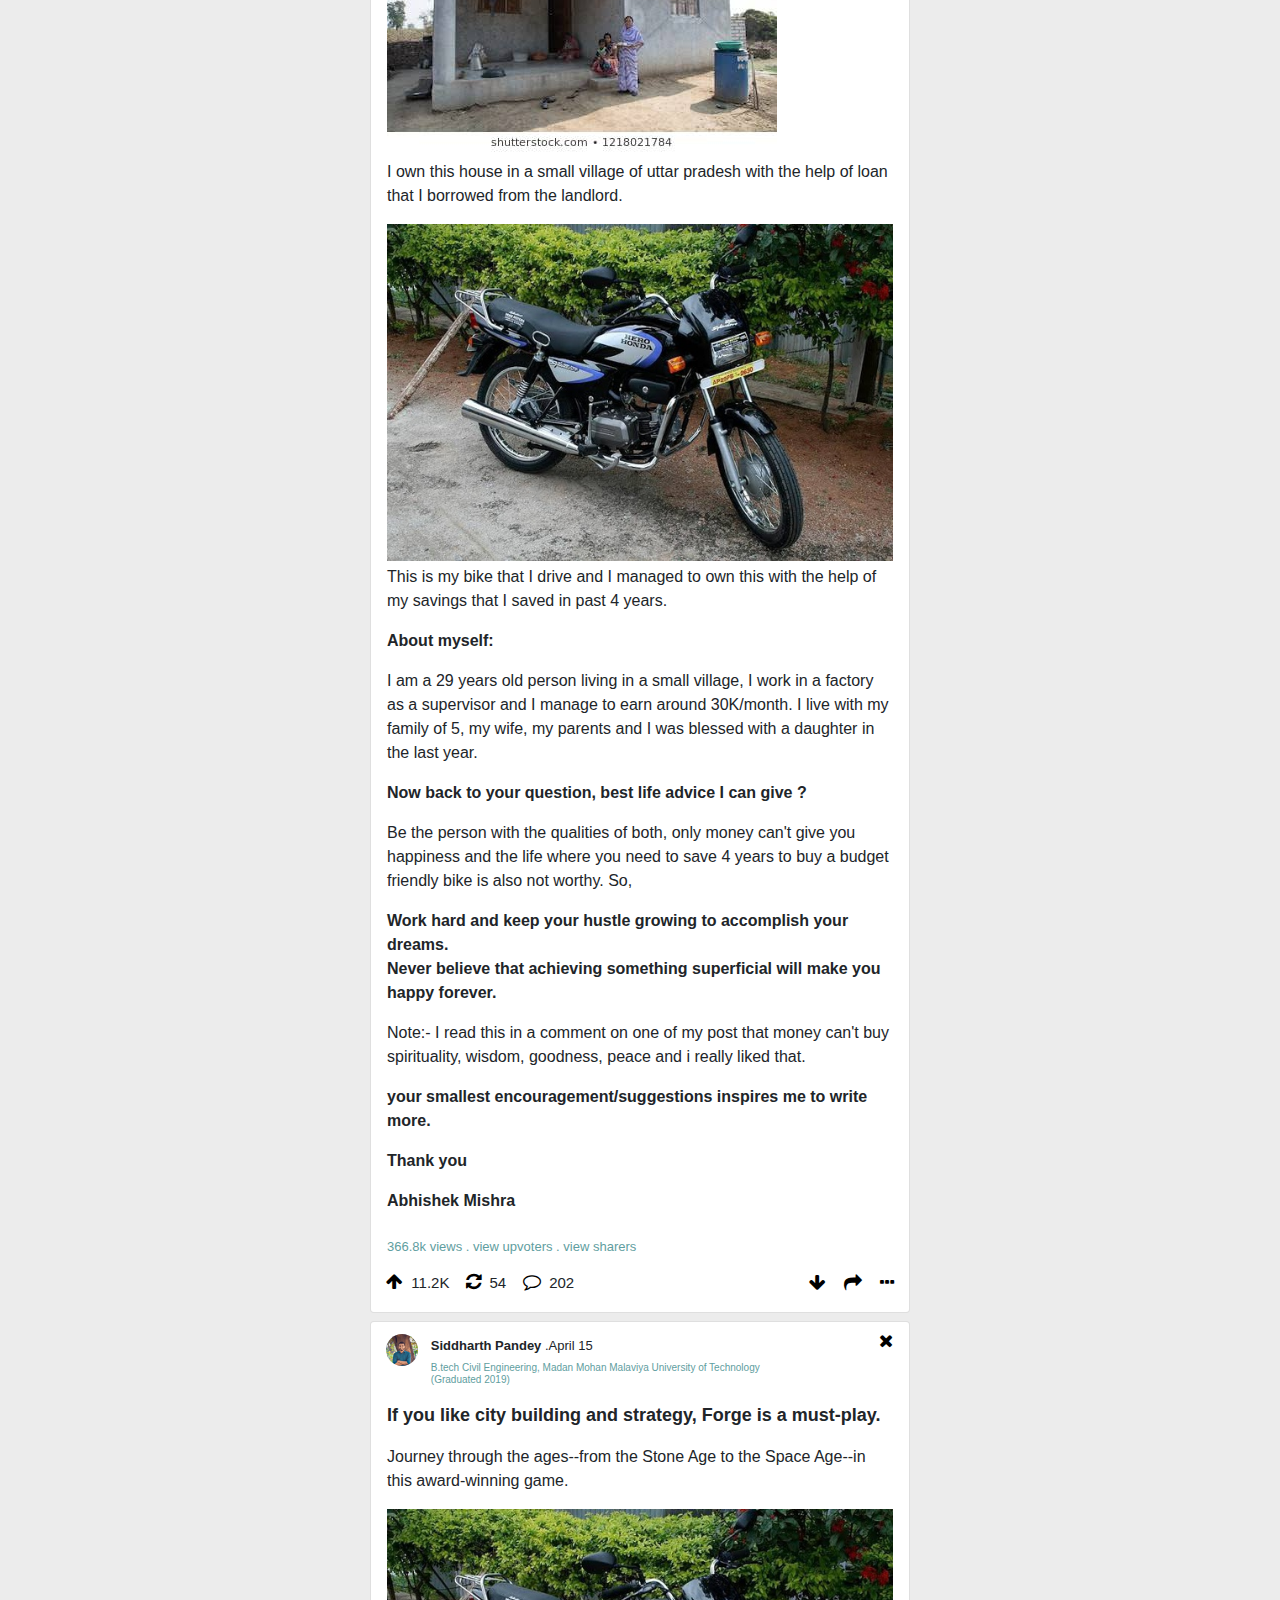
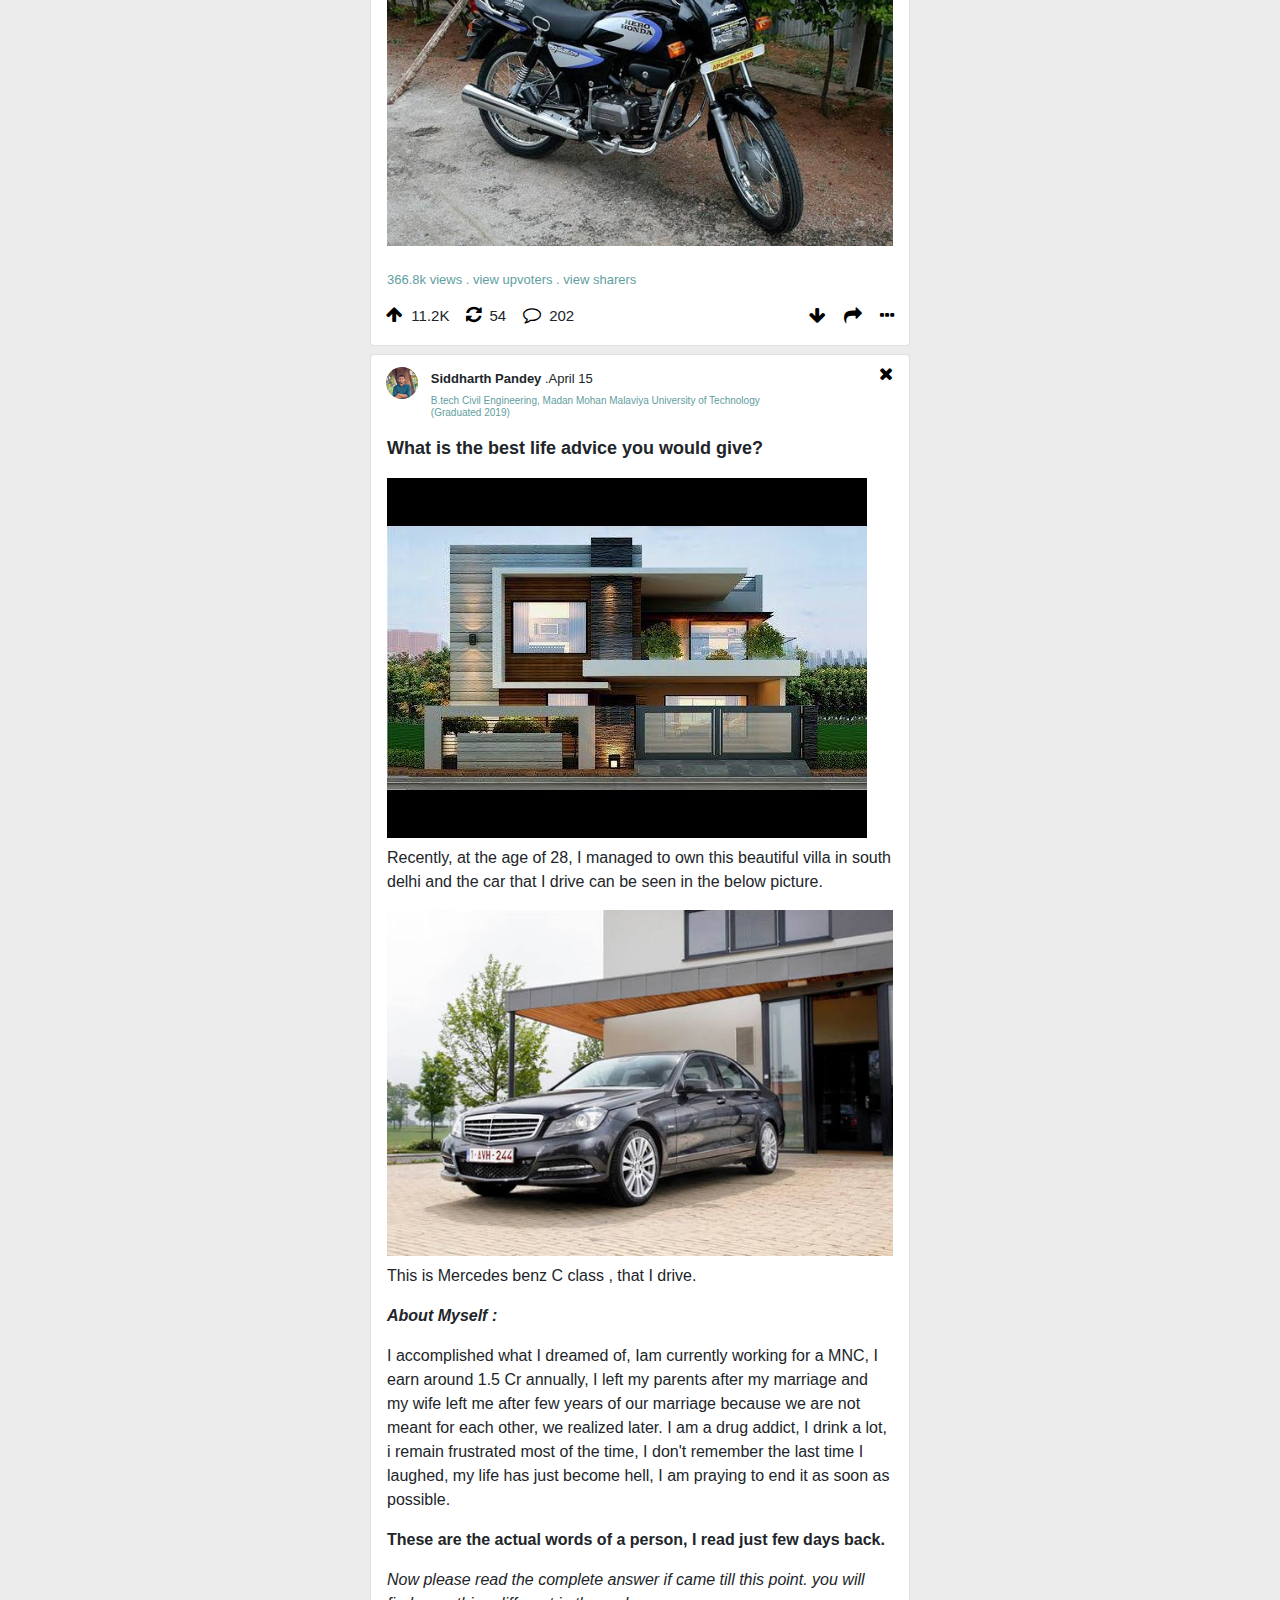
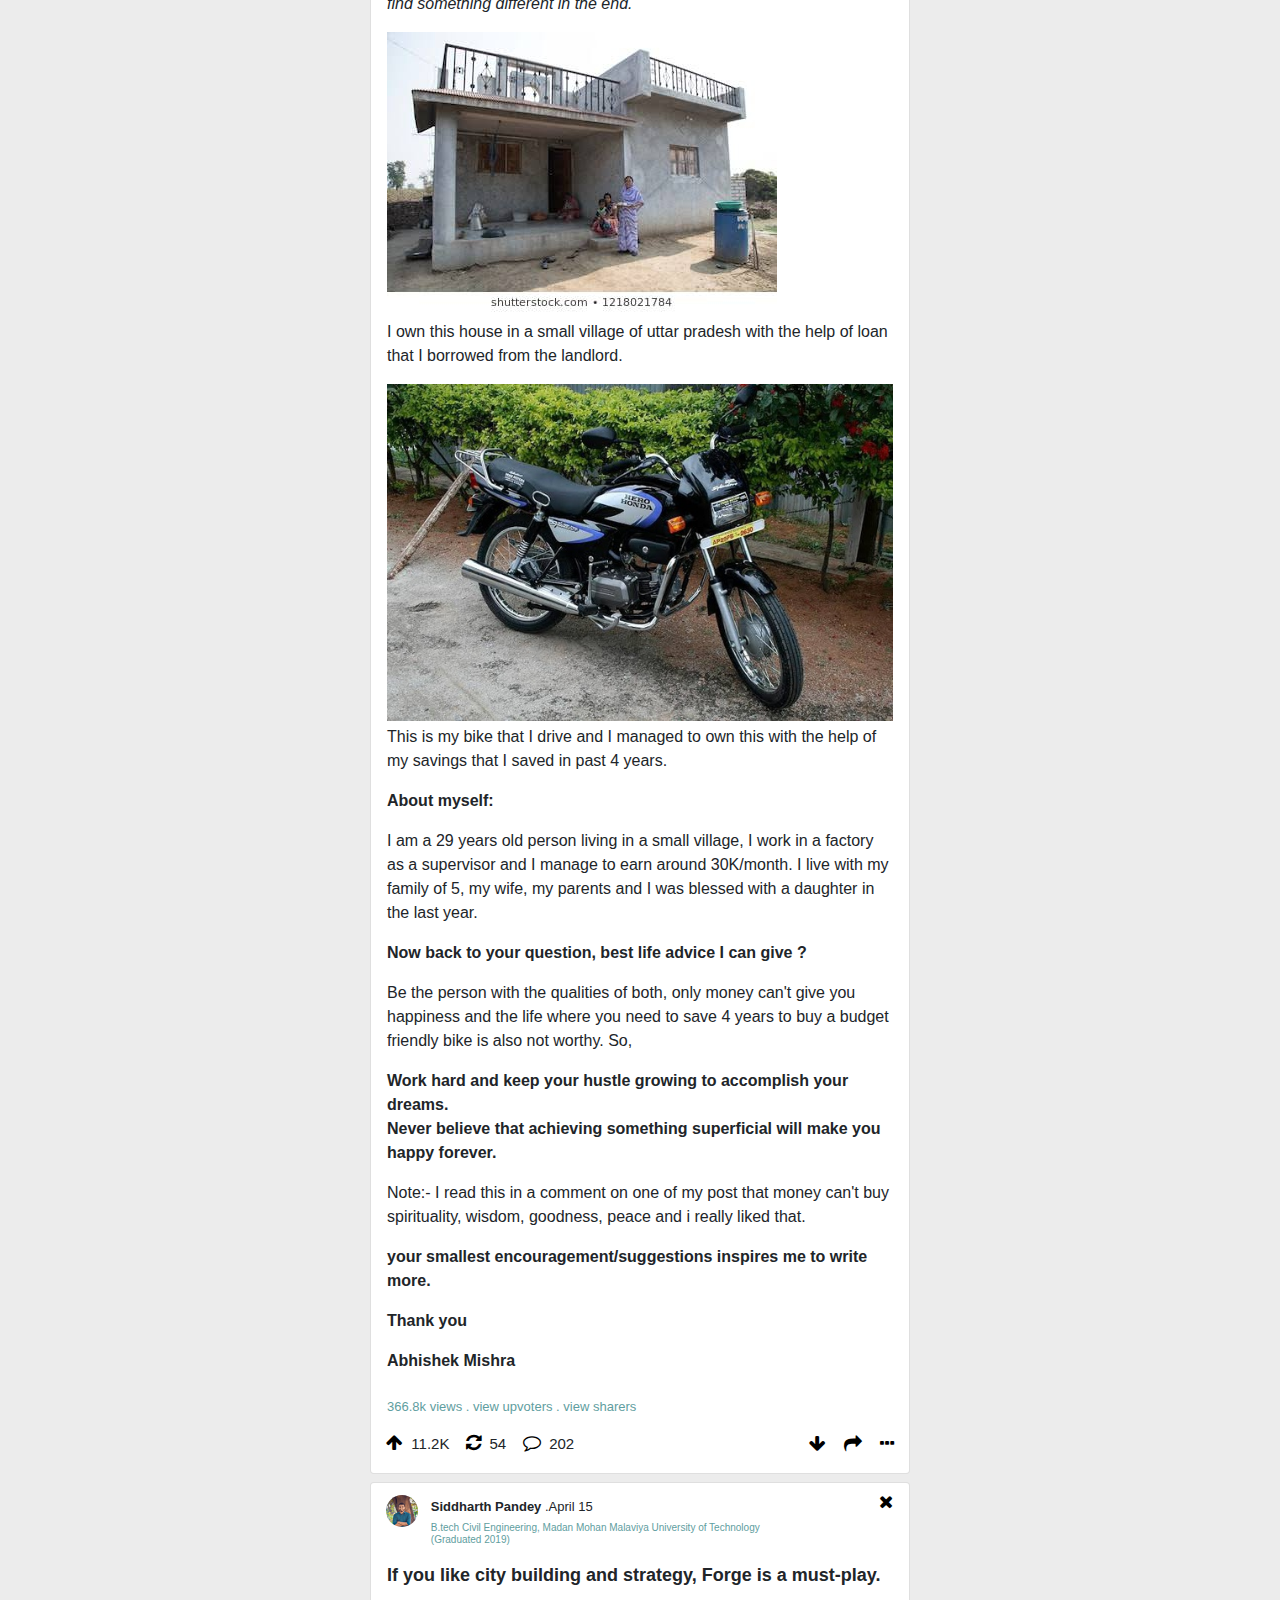
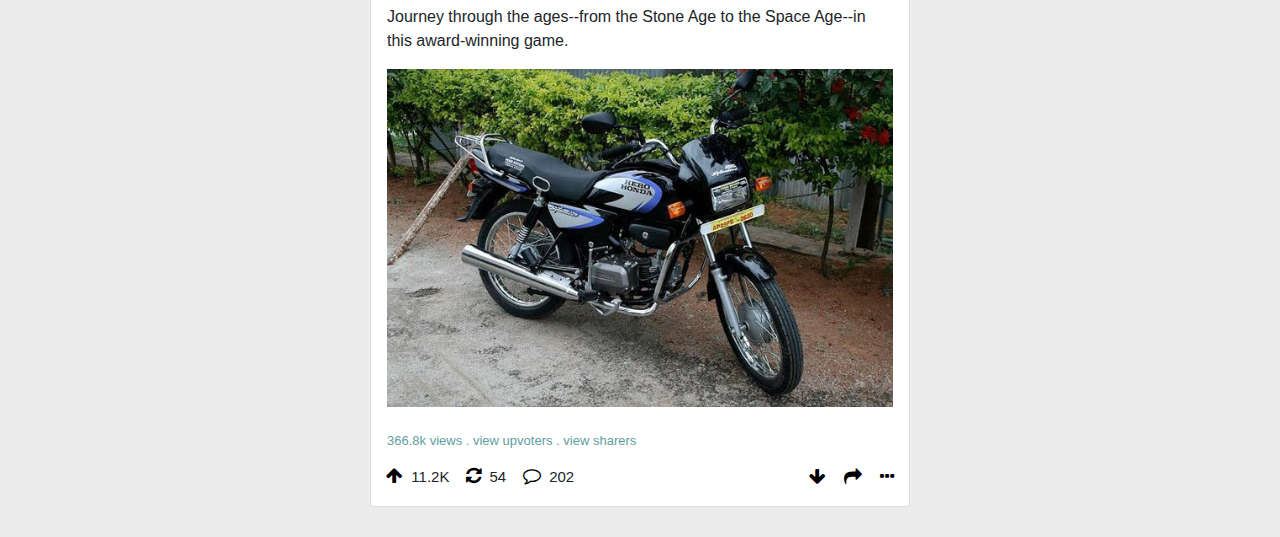
<file: Homepage.html>
<!doctype html>
<html lang="en">

<head>
    <title>Voura</title>
    <!-- Required meta tags -->
    <meta charset="utf-8">
    <meta name="viewport" content="width=device-width, initial-scale=1, shrink-to-fit=no">
    <link rel="icon" type="image/png" href="/Assets/favicon-16x16.png" />
    <link rel="stylesheet" href="https://cdnjs.cloudflare.com/ajax/libs/font-awesome/4.7.0/css/font-awesome.min.css">
    <link rel="stylesheet" href="/Css/hompage.css">
    <!-- Bootstrap CSS -->
    <link rel="stylesheet" href="https://stackpath.bootstrapcdn.com/bootstrap/4.3.1/css/bootstrap.min.css" integrity="sha384-ggOyR0iXCbMQv3Xipma34MD+dH/1fQ784/j6cY/iJTQUOhcWr7x9JvoRxT2MZw1T" crossorigin="anonymous">
</head>

<body>
    <!------------------------------------------------------- Header Section ---------------------------------------->
    <section id="nav-bar">
        <nav class="navbar navbar-expand-lg navbar-light bg-white">
            <a class="navbar-brand" href="/index.html"><img src="/Assets/Voura.jpg" alt=""></a>
            <button class="navbar-toggler" type="button" data-toggle="collapse" data-target="#navbarNav" aria-controls="navbarNav" aria-expanded="false" aria-label="Toggle navigation">
     <i class="fa fa-bars"></i>
   </button>
            <div class="collapse navbar-collapse animated fadeInDown" id="navbarNav">
                <ul class="navbar-nav">
                    <li class="nav-item">

                        <a class="nav-link" href="/Homepage.html"><i class="fa fa-home"></i> &nbsp;Home</a>
                    </li>

                    <li class="nav-item">
                        <a class="nav-link" href="/Answers.html"><i class="fa fa-paper-plane-o"></i>&nbsp;Answer</a>
                    </li>
                    <li class="nav-item dropdown">
                        <a class="nav-link dropdown-toggle" href="#" id="navbarDropdownMenuLink" data-toggle="dropdown" aria-haspopup="true" aria-expanded="false">
                            <i class="fa fa-users"></i>&nbsp;Spaces
                        </a>
                        <div class="dropdown-menu" aria-labelledby="navbarDropdownMenuLink">
                            <a class="dropdown-item" href="#">See All Spaces&nbsp;<i class="fa fa-angle-down" aria-hidden="true"></i></a>
                        </div>
                    </li>
                    <li class="nav-item">
                        <a class="nav-link " href="/Notifications.html"><i class="fa fa-bell-o"></i>&nbsp;Notification</a>
                    </li>
                </ul>
                <div class="ml-auto">
                    <form class="form-inline my-2 my-lg-0">
                        <input class="form-control mr-sm-2 Sear" type="search" placeholder="Search" aria-label="Search">
                        <img src="/Assets/profile.jpg" alt="Avatar" class="avatar ml-2 mr-2">
                        <button class="btn btn-success my-2 my-sm-0 askQues" type="submit">Add Question</button>
                    </form>
                </div>
            </div>
        </nav>
    </section>

    <section id="mainPage">
        <div class="container">
            <div class="row">
                <div class="col-md-3">
                    <ul class="list-group unordered">
                        <li class="list-group-item d-flex justify-content-between align-items-center">
                            Feed
                            <span class="badge badge-primary badge-pill">14</span>
                        </li>
                        <li class="list-group-item d-flex justify-content-between align-items-center">
                            Company
                            <span class="badge badge-primary badge-pill">2</span>
                        </li>
                        <li class="list-group-item d-flex justify-content-between align-items-center">
                            Work
                            <span class="badge badge-primary badge-pill">1</span>
                        </li>
                        <li class="list-group-item d-flex justify-content-between align-items-center">
                            Photography
                            <span class="badge badge-primary badge-pill">1</span>
                        </li>
                        <li class="list-group-item d-flex justify-content-between align-items-center">
                            Computer Programming
                            <span class="badge badge-primary badge-pill">1</span>
                        </li>
                        <li class="list-group-item d-flex justify-content-between align-items-center">
                            Jobs and careers
                            <span class="badge badge-primary badge-pill">1</span>
                        </li>
                        <li class="list-group-item d-flex justify-content-between align-items-center">
                            Amazon India
                            <span class="badge badge-primary badge-pill">1</span>
                        </li>
                        <li class="list-group-item d-flex justify-content-between align-items-center">
                            M S Dhoni
                            <span class="badge badge-primary badge-pill">1</span>
                        </li>
                        <li class="list-group-item d-flex justify-content-between align-items-center">
                            Samsung
                            <span class="badge badge-primary badge-pill">1</span>
                        </li>
                        <li class="list-group-item d-flex justify-content-between align-items-center">
                            Bengaluru
                            <span class="badge badge-primary badge-pill">1</span>
                        </li>
                        <li class="list-group-item d-flex justify-content-between align-items-center">
                            Sarfaraz Khan
                            <span class="badge badge-primary badge-pill">1</span>
                        </li>
                        <li class="list-group-item d-flex justify-content-between align-items-center">
                            Ajay Devgan
                            <span class="badge badge-primary badge-pill">1</span>
                        </li>
                    </ul>
                </div>
                <div class="col-md-6">
                    <div class="card">
                        <div class="container">
                            <div class="row mt-2">
                                <div class="col-md-1">
                                    <img src="/Assets/profile.jpg" class="prof mt-1 mb-1">
                                </div>
                                <div class="col-md-11">
                                    <h6 class="mt-3 profTit">
                                        Manjunath Mesta
                                    </h6>
                                </div>
                            </div>
                        </div>
                        <p class="FirstCardTit">What is your question or link?</p>
                    </div>
                    <div class="card mt-2">
                        <div class="container">
                            <div class="row mt-2">
                                <div class="col-md-1">
                                    <img src="/Assets/profile.jpg" class="prof mt-1 mb-1">
                                </div>
                                <div class="col-md-10">
                                    <h6 class="CardTit1"><b>Siddharth Pandey</b>&nbsp;.April 15</h6>
                                    <h6 class="CardTit2">B.tech Civil Engineering, Madan Mohan Malaviya University of Technology <br>(Graduated 2019)</h6>
                                    <h6></h6>
                                </div>
                                <div class="col-md-1">
                                    <i class="fa fa-times"></i>
                                </div>
                            </div>
                        </div>
                        <div class="ml-3 mr-3 mt-2">
                            <p class="CardTit3">What is the best life advice you would give?</p>
                            <img src="/Assets/voraimg1.jpg" class="img-fluid">
                            <p class="mt-2">Recently, at the age of 28, I managed to own this beautiful villa in south delhi and the car that I drive can be seen in the below picture.</p>
                            <img src="/Assets/vouraimg2.jpg" class="img-fluid">
                            <p class="mt-2">This is Mercedes benz C class , that I drive.</p>
                            <p class="mt-2"><b><i>About Myself :</i></b></p>
                            <p class="mt-2">
                                I accomplished what I dreamed of, Iam currently working for a MNC, I earn around 1.5 Cr annually, I left my parents after my marriage and my wife left me after few years of our marriage because we are not meant for each other, we realized later. I am
                                a drug addict, I drink a lot, i remain frustrated most of the time, I don't remember the last time I laughed, my life has just become hell, I am praying to end it as soon as possible.
                            </p>
                            <p><b>These are the actual words of a person, I read just few days back.</b></p>
                            <p class="mt-2"><i>Now please read the complete answer if came till this point. you will find something different in the end.                            </i></p>
                            <img src="/Assets/vouraimg3.jpg" class="img-fluid">
                            <p class="mt-2">I own this house in a small village of uttar pradesh with the help of loan that I borrowed from the landlord.</p>
                            <img src="/Assets/vouraimg4.jpg" class="img-fluid">
                            <p class="mt-1">This is my bike that I drive and I managed to own this with the help of my savings that I saved in past 4 years.</p>
                            <p class="mt-2"><b>About myself:</b></p>
                            <p class="mt-2">I am a 29 years old person living in a small village, I work in a factory as a supervisor and I manage to earn around 30K/month. I live with my family of 5, my wife, my parents and I was blessed with a daughter in the last
                                year.

                            </p>
                            <p class="mt-3"><b>Now back to your question, best life advice I can give ?</b></p>
                            <p class="mt-2">Be the person with the qualities of both, only money can't give you happiness and the life where you need to save 4 years to buy a budget friendly bike is also not worthy. So,

                            </p>
                            <p class="mt-3">
                                <b>
                                    Work hard and keep your hustle growing to accomplish your dreams.
                                    <br>
                                    Never believe that achieving something superficial will make you happy forever.
                                </b>
                            </p>
                            <p class="mt-2">Note:- I read this in a comment on one of my post that money can't buy spirituality, wisdom, goodness, peace and i really liked that.</p>
                            <p class="mt-2"><b>your smallest encouragement/suggestions inspires me to write more.</b></p>
                            <p class="mt-2"><b>Thank you</b></p>
                            <p class="mt-2"><b>Abhishek Mishra</b></p>
                            <p class="mt-4 stats">366.8k views&nbsp;.&nbsp;view upvoters&nbsp;.&nbsp;view sharers</p>
                        </div>
                        <div class="container">
                            <div class="row">
                                <div class="col-md-6">
                                    <p class="foot"><i class="fa fa-arrow-up"></i>&nbsp;&nbsp;11.2K&nbsp;&nbsp;&nbsp;&nbsp;<i class="fa fa-refresh"></i>&nbsp;&nbsp;54&nbsp;&nbsp;&nbsp;&nbsp;<i class="fa fa-comment-o"></i>&nbsp;&nbsp;202</p>
                                </div>
                                <div class="col-md-6">
                                    <div style="float: right;">
                                        <p><i class="fa fa-arrow-down"></i>&nbsp;&nbsp;&nbsp;&nbsp;<i class="fa fa-share"></i>&nbsp;&nbsp;&nbsp;&nbsp;<i class="fa fa-ellipsis-h"></i></p>
                                    </div>
                                </div>
                            </div>
                        </div>
                    </div>

                    <div class="card mt-2">
                        <div class="container">
                            <div class="row mt-2">
                                <div class="col-md-1">
                                    <img src="/Assets/profile.jpg" class="prof mt-1 mb-1">
                                </div>
                                <div class="col-md-10">
                                    <h6 class="CardTit1"><b>Siddharth Pandey</b>&nbsp;.April 15</h6>
                                    <h6 class="CardTit2">B.tech Civil Engineering, Madan Mohan Malaviya University of Technology <br>(Graduated 2019)</h6>
                                    <h6></h6>
                                </div>
                                <div class="col-md-1">
                                    <i class="fa fa-times"></i>
                                </div>
                            </div>
                        </div>
                        <div class="ml-3 mr-3 mt-2">
                            <p class="CardTit3">If you like city building and strategy, Forge is a must-play.</p>
                            <p class="mt-2">Journey through the ages--from the Stone Age to the Space Age--in this award-winning game.</p>
                            <img src="/Assets/vouraimg4.jpg" class="img-fluid">
                            <p class="mt-4 stats">366.8k views&nbsp;.&nbsp;view upvoters&nbsp;.&nbsp;view sharers</p>
                        </div>
                        <div class="container">
                            <div class="row">
                                <div class="col-md-6">
                                    <p class="foot"><i class="fa fa-arrow-up"></i>&nbsp;&nbsp;11.2K&nbsp;&nbsp;&nbsp;&nbsp;<i class="fa fa-refresh"></i>&nbsp;&nbsp;54&nbsp;&nbsp;&nbsp;&nbsp;<i class="fa fa-comment-o"></i>&nbsp;&nbsp;202</p>
                                </div>
                                <div class="col-md-6">
                                    <div style="float: right;">
                                        <p><i class="fa fa-arrow-down"></i>&nbsp;&nbsp;&nbsp;&nbsp;<i class="fa fa-share"></i>&nbsp;&nbsp;&nbsp;&nbsp;<i class="fa fa-ellipsis-h"></i></p>
                                    </div>
                                </div>
                            </div>
                        </div>
                    </div>

                    <div class="card mt-2">
                        <div class="container">
                            <div class="row mt-2">
                                <div class="col-md-1">
                                    <img src="/Assets/profile.jpg" class="prof mt-1 mb-1">
                                </div>
                                <div class="col-md-10">
                                    <h6 class="CardTit1"><b>Siddharth Pandey</b>&nbsp;.April 15</h6>
                                    <h6 class="CardTit2">B.tech Civil Engineering, Madan Mohan Malaviya University of Technology <br>(Graduated 2019)</h6>
                                    <h6></h6>
                                </div>
                                <div class="col-md-1">
                                    <i class="fa fa-times"></i>
                                </div>
                            </div>
                        </div>
                        <div class="ml-3 mr-3 mt-2">
                            <p class="CardTit3">What is the best life advice you would give?</p>
                            <img src="/Assets/voraimg1.jpg" class="img-fluid">
                            <p class="mt-2">Recently, at the age of 28, I managed to own this beautiful villa in south delhi and the car that I drive can be seen in the below picture.</p>
                            <img src="/Assets/vouraimg2.jpg" class="img-fluid">
                            <p class="mt-2">This is Mercedes benz C class , that I drive.</p>
                            <p class="mt-2"><b><i>About Myself :</i></b></p>
                            <p class="mt-2">
                                I accomplished what I dreamed of, Iam currently working for a MNC, I earn around 1.5 Cr annually, I left my parents after my marriage and my wife left me after few years of our marriage because we are not meant for each other, we realized later. I am
                                a drug addict, I drink a lot, i remain frustrated most of the time, I don't remember the last time I laughed, my life has just become hell, I am praying to end it as soon as possible.
                            </p>
                            <p><b>These are the actual words of a person, I read just few days back.</b></p>
                            <p class="mt-2"><i>Now please read the complete answer if came till this point. you will find something different in the end.                            </i></p>
                            <img src="/Assets/vouraimg3.jpg" class="img-fluid">
                            <p class="mt-2">I own this house in a small village of uttar pradesh with the help of loan that I borrowed from the landlord.</p>
                            <img src="/Assets/vouraimg4.jpg" class="img-fluid">
                            <p class="mt-1">This is my bike that I drive and I managed to own this with the help of my savings that I saved in past 4 years.</p>
                            <p class="mt-2"><b>About myself:</b></p>
                            <p class="mt-2">I am a 29 years old person living in a small village, I work in a factory as a supervisor and I manage to earn around 30K/month. I live with my family of 5, my wife, my parents and I was blessed with a daughter in the last
                                year.

                            </p>
                            <p class="mt-3"><b>Now back to your question, best life advice I can give ?</b></p>
                            <p class="mt-2">Be the person with the qualities of both, only money can't give you happiness and the life where you need to save 4 years to buy a budget friendly bike is also not worthy. So,

                            </p>
                            <p class="mt-3">
                                <b>
                                    Work hard and keep your hustle growing to accomplish your dreams.
                                    <br>
                                    Never believe that achieving something superficial will make you happy forever.
                                </b>
                            </p>
                            <p class="mt-2">Note:- I read this in a comment on one of my post that money can't buy spirituality, wisdom, goodness, peace and i really liked that.</p>
                            <p class="mt-2"><b>your smallest encouragement/suggestions inspires me to write more.</b></p>
                            <p class="mt-2"><b>Thank you</b></p>
                            <p class="mt-2"><b>Abhishek Mishra</b></p>
                            <p class="mt-4 stats">366.8k views&nbsp;.&nbsp;view upvoters&nbsp;.&nbsp;view sharers</p>
                        </div>
                        <div class="container">
                            <div class="row">
                                <div class="col-md-6">
                                    <p class="foot"><i class="fa fa-arrow-up"></i>&nbsp;&nbsp;11.2K&nbsp;&nbsp;&nbsp;&nbsp;<i class="fa fa-refresh"></i>&nbsp;&nbsp;54&nbsp;&nbsp;&nbsp;&nbsp;<i class="fa fa-comment-o"></i>&nbsp;&nbsp;202</p>
                                </div>
                                <div class="col-md-6">
                                    <div style="float: right;">
                                        <p><i class="fa fa-arrow-down"></i>&nbsp;&nbsp;&nbsp;&nbsp;<i class="fa fa-share"></i>&nbsp;&nbsp;&nbsp;&nbsp;<i class="fa fa-ellipsis-h"></i></p>
                                    </div>
                                </div>
                            </div>
                        </div>
                    </div>

                    <div class="card mt-2">
                        <div class="container">
                            <div class="row mt-2">
                                <div class="col-md-1">
                                    <img src="/Assets/profile.jpg" class="prof mt-1 mb-1">
                                </div>
                                <div class="col-md-10">
                                    <h6 class="CardTit1"><b>Siddharth Pandey</b>&nbsp;.April 15</h6>
                                    <h6 class="CardTit2">B.tech Civil Engineering, Madan Mohan Malaviya University of Technology <br>(Graduated 2019)</h6>
                                    <h6></h6>
                                </div>
                                <div class="col-md-1">
                                    <i class="fa fa-times"></i>
                                </div>
                            </div>
                        </div>
                        <div class="ml-3 mr-3 mt-2">
                            <p class="CardTit3">If you like city building and strategy, Forge is a must-play.</p>
                            <p class="mt-2">Journey through the ages--from the Stone Age to the Space Age--in this award-winning game.</p>
                            <img src="/Assets/vouraimg4.jpg" class="img-fluid">
                            <p class="mt-4 stats">366.8k views&nbsp;.&nbsp;view upvoters&nbsp;.&nbsp;view sharers</p>
                        </div>
                        <div class="container">
                            <div class="row">
                                <div class="col-md-6">
                                    <p class="foot"><i class="fa fa-arrow-up"></i>&nbsp;&nbsp;11.2K&nbsp;&nbsp;&nbsp;&nbsp;<i class="fa fa-refresh"></i>&nbsp;&nbsp;54&nbsp;&nbsp;&nbsp;&nbsp;<i class="fa fa-comment-o"></i>&nbsp;&nbsp;202</p>
                                </div>
                                <div class="col-md-6">
                                    <div style="float: right;">
                                        <p><i class="fa fa-arrow-down"></i>&nbsp;&nbsp;&nbsp;&nbsp;<i class="fa fa-share"></i>&nbsp;&nbsp;&nbsp;&nbsp;<i class="fa fa-ellipsis-h"></i></p>
                                    </div>
                                </div>
                            </div>
                        </div>
                    </div>
                </div>
                <div class="col-md-3">
                    <ul class="list-group">
                        <li class="list-group-item d-flex justify-content-between align-items-center">
                            Feed
                            <span class="badge badge-primary badge-pill">14</span>
                        </li>
                        <li class="list-group-item d-flex justify-content-between align-items-center">
                            Company
                            <span class="badge badge-primary badge-pill">2</span>
                        </li>
                        <li class="list-group-item d-flex justify-content-between align-items-center">
                            Work
                            <span class="badge badge-primary badge-pill">1</span>
                        </li>
                        <li class="list-group-item d-flex justify-content-between align-items-center">
                            Photography
                            <span class="badge badge-primary badge-pill">1</span>
                        </li>
                        <li class="list-group-item d-flex justify-content-between align-items-center">
                            Computer Programming
                            <span class="badge badge-primary badge-pill">1</span>
                        </li>
                        <li class="list-group-item d-flex justify-content-between align-items-center">
                            Jobs and careers
                            <span class="badge badge-primary badge-pill">1</span>
                        </li>
                        <li class="list-group-item d-flex justify-content-between align-items-center">
                            Amazon India
                            <span class="badge badge-primary badge-pill">1</span>
                        </li>
                        <li class="list-group-item d-flex justify-content-between align-items-center">
                            M S Dhoni
                            <span class="badge badge-primary badge-pill">1</span>
                        </li>
                        <li class="list-group-item d-flex justify-content-between align-items-center">
                            Samsung
                            <span class="badge badge-primary badge-pill">1</span>
                        </li>
                        <li class="list-group-item d-flex justify-content-between align-items-center">
                            Bengaluru
                            <span class="badge badge-primary badge-pill">1</span>
                        </li>
                        <li class="list-group-item d-flex justify-content-between align-items-center">
                            Sarfaraz Khan
                            <span class="badge badge-primary badge-pill">1</span>
                        </li>
                        <li class="list-group-item d-flex justify-content-between align-items-center">
                            Ajay Devgan
                            <span class="badge badge-primary badge-pill">1</span>
                        </li>
                    </ul>
                </div>
            </div>
        </div>
    </section>
    <!-- Optional JavaScript -->
    <!-- jQuery first, then Popper.js, then Bootstrap JS -->
    <script src="https://code.jquery.com/jquery-3.3.1.slim.min.js" integrity="sha384-q8i/X+965DzO0rT7abK41JStQIAqVgRVzpbzo5smXKp4YfRvH+8abtTE1Pi6jizo" crossorigin="anonymous"></script>
    <script src="https://cdnjs.cloudflare.com/ajax/libs/popper.js/1.14.7/umd/popper.min.js" integrity="sha384-UO2eT0CpHqdSJQ6hJty5KVphtPhzWj9WO1clHTMGa3JDZwrnQq4sF86dIHNDz0W1" crossorigin="anonymous"></script>
    <script src="https://stackpath.bootstrapcdn.com/bootstrap/4.3.1/js/bootstrap.min.js" integrity="sha384-JjSmVgyd0p3pXB1rRibZUAYoIIy6OrQ6VrjIEaFf/nJGzIxFDsf4x0xIM+B07jRM" crossorigin="anonymous"></script>
</body>

</html>
</file>
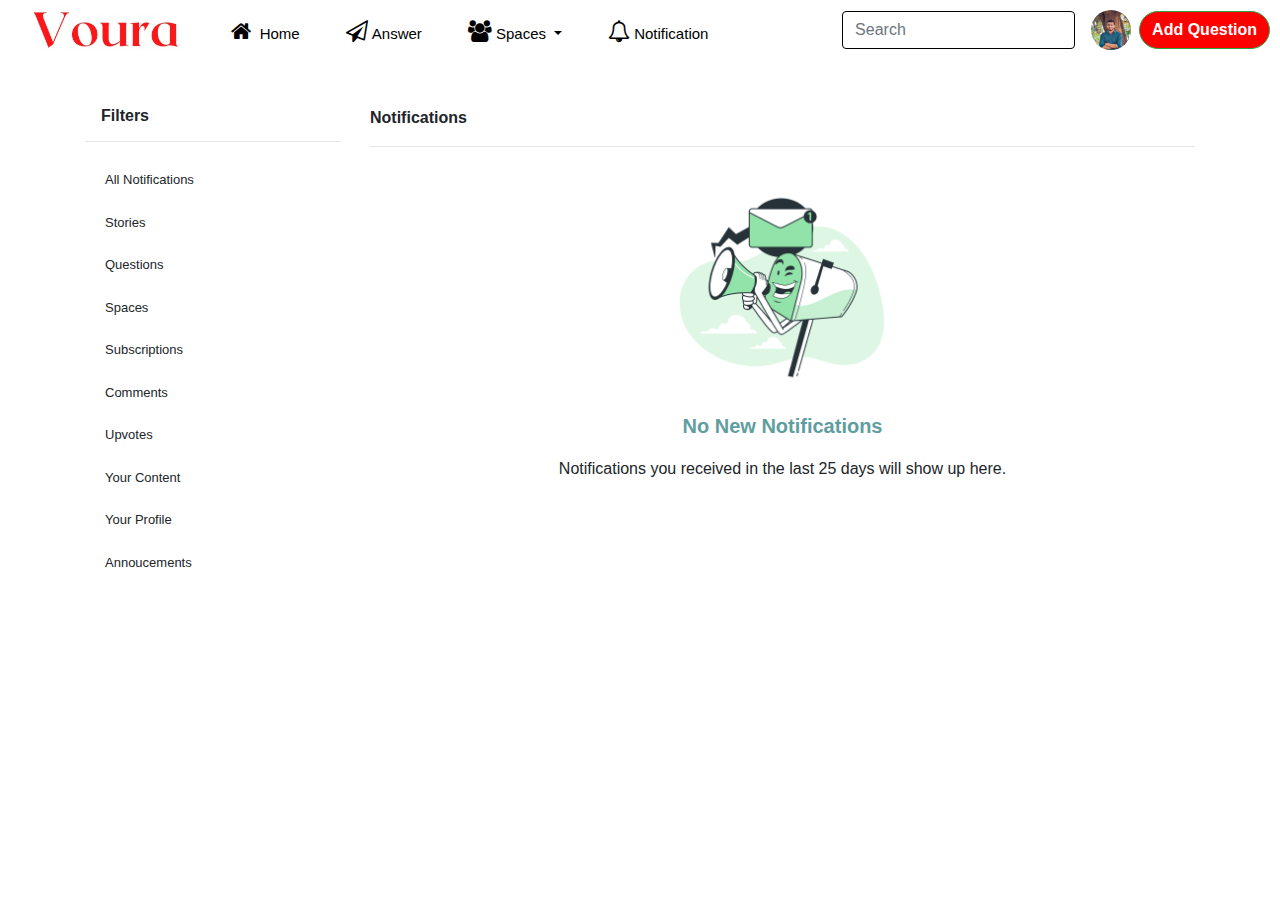
<file: Notifications.html>
<!doctype html>
<html lang="en">

<head>
    <title>Title</title>
    <!-- Required meta tags -->
    <meta charset="utf-8">
    <link rel="stylesheet" href="/Css/hompage.css">
    <!-- Bootstrap CSS -->
    <link rel="stylesheet" href="https://cdnjs.cloudflare.com/ajax/libs/font-awesome/4.7.0/css/font-awesome.min.css">
    <link rel="stylesheet" href="https://stackpath.bootstrapcdn.com/bootstrap/4.3.1/css/bootstrap.min.css" integrity="sha384-ggOyR0iXCbMQv3Xipma34MD+dH/1fQ784/j6cY/iJTQUOhcWr7x9JvoRxT2MZw1T" crossorigin="anonymous">
</head>

<body>
    <!------------------------------------------------------- Header Section ---------------------------------------->
    <section id="nav-bar">
        <nav class="navbar navbar-expand-lg navbar-light bg-white">
            <a class="navbar-brand" href="/index.html"><img src="/Assets/Voura.jpg" alt=""></a>
            <button class="navbar-toggler" type="button" data-toggle="collapse" data-target="#navbarNav" aria-controls="navbarNav" aria-expanded="false" aria-label="Toggle navigation">
     <i class="fa fa-bars"></i>
   </button>
            <div class="collapse navbar-collapse animated fadeInDown" id="navbarNav">
                <ul class="navbar-nav">
                    <li class="nav-item">

                        <a class="nav-link" href="/Homepage.html"><i class="fa fa-home"></i> &nbsp;Home</a>
                    </li>

                    <li class="nav-item">
                        <a class="nav-link" href="/Answers.html"><i class="fa fa-paper-plane-o"></i>&nbsp;Answer</a>
                    </li>
                    <li class="nav-item dropdown">
                        <a class="nav-link dropdown-toggle" href="#" id="navbarDropdownMenuLink" data-toggle="dropdown" aria-haspopup="true" aria-expanded="false">
                            <i class="fa fa-users"></i>&nbsp;Spaces
                        </a>
                        <div class="dropdown-menu" aria-labelledby="navbarDropdownMenuLink">
                            <a class="dropdown-item" href="#">See All Spaces&nbsp;<i class="fa fa-angle-down" aria-hidden="true"></i></a>
                        </div>
                    </li>
                    <li class="nav-item">
                        <a class="nav-link " href="/Notifications.html"><i class="fa fa-bell-o"></i>&nbsp;Notification</a>
                    </li>
                </ul>
                <div class="ml-auto">
                    <form class="form-inline my-2 my-lg-0">
                        <input class="form-control mr-sm-2 Sear" type="search" placeholder="Search" aria-label="Search">
                        <img src="/Assets/profile.jpg" alt="Avatar" class="avatar ml-2 mr-2">
                        <button class="btn btn-success my-2 my-sm-0 askQues" type="submit" data-toggle="modal" data-target="#exampleModal">Add Question</button>
                    </form>
                </div>
            </div>
        </nav>
    </section>

    <section id="NoticationPage">
        <div class="container">
            <div class="row">
                <div class="col-md-3">
                    <ul class="list-group unordered mt-3">
                        <li style="list-style-type: none;">
                            <h6 class="ml-3"><b>Filters</b></h6>
                            <hr>
                        </li>
                        <li class="list-group-item d-flex justify-content-between align-items-center">
                            All Notifications
                        </li>
                        <li class="list-group-item d-flex justify-content-between align-items-center">
                            Stories
                        </li>
                        <li class="list-group-item d-flex justify-content-between align-items-center">
                            Questions
                        </li>
                        <li class="list-group-item d-flex justify-content-between align-items-center">
                            Spaces
                        </li>
                        <li class="list-group-item d-flex justify-content-between align-items-center">
                            Subscriptions
                        </li>
                        <li class="list-group-item d-flex justify-content-between align-items-center">
                            Comments
                        </li>
                        <li class="list-group-item d-flex justify-content-between align-items-center">
                            Upvotes
                        </li>
                        <li class="list-group-item d-flex justify-content-between align-items-center">
                            Your Content
                        </li>
                        <li class="list-group-item d-flex justify-content-between align-items-center">
                            Your Profile
                        </li>
                        <li class="list-group-item d-flex justify-content-between align-items-center">
                            Annoucements
                        </li>
                    </ul>
                </div>
                <div class="col-md-9">
                    <p class="mt-3"><b>Notifications</b></p>
                    <hr>
                    <div class="text-center">
                        <img src="/Assets/Mail-bro.png" class="img-fluid notifiIg">
                        <p class="eoftit">No New Notifications</p>
                        <p>Notifications you received in the last 25 days will show up here.</p>
                    </div>
                </div>
            </div>
        </div>
    </section>




    <!-- Optional JavaScript -->
    <!-- jQuery first, then Popper.js, then Bootstrap JS -->
    <script src="https://code.jquery.com/jquery-3.3.1.slim.min.js" integrity="sha384-q8i/X+965DzO0rT7abK41JStQIAqVgRVzpbzo5smXKp4YfRvH+8abtTE1Pi6jizo" crossorigin="anonymous"></script>
    <script src="/Js/Modal.js"></script>
    <script src="https://cdnjs.cloudflare.com/ajax/libs/popper.js/1.14.7/umd/popper.min.js" integrity="sha384-UO2eT0CpHqdSJQ6hJty5KVphtPhzWj9WO1clHTMGa3JDZwrnQq4sF86dIHNDz0W1" crossorigin="anonymous"></script>
    <script src="https://stackpath.bootstrapcdn.com/bootstrap/4.3.1/js/bootstrap.min.js" integrity="sha384-JjSmVgyd0p3pXB1rRibZUAYoIIy6OrQ6VrjIEaFf/nJGzIxFDsf4x0xIM+B07jRM" crossorigin="anonymous"></script>
</body>

</html>
</file>
<file: Css/style.css>
body {
    background-image: url('/Assets/bg.png');
    background-attachment: fixed;
    background-repeat: no-repeat;
    background-size: cover;
}

.card {
    padding-top: 5%;
    padding-bottom: 5%;
}

.title1 {
    font-size: 22px;
    font-weight: 600;
    color: rgb(70, 62, 62);
}

.googBut {
    width: 15rem;
    background-color: red !important;
    font-weight: 600 !important;
}

.faceBut {
    width: 15rem;
    font-weight: 600 !important;
}

.fa-google-plus-square {
    float: left;
    font-size: x-large !important;
}

.fa-facebook-square {
    float: left;
    font-size: x-large !important;
}

.title2 {
    font-size: 15px;
}

.verticalLine {
    border-right: thick solid #ff0000;
}

.horizontalLine {
    border-top: 2px solid #ff0000;
}

.foot {
    color: black;
    font-weight: 600;
}
</file>
<file: Css/hompage.css>
* {
    margin: 0;
    padding: 0;
}

#nav-bar {
    position: sticky;
    top: 0;
    z-index: 200;
}

.navbar {
    padding: 0 !important;
}

.navbar-brand img {
    height: 50px;
    padding-left: 30px;
}

.navbar-nav li {
    padding: 0 10px;
}

.navbar-nav li a {
    margin-top: 5px;
    color: #000000 !important;
    font-size: 20px;
    font-weight: 500;
}

.navbar-nav li a .fa {
    margin-left: 10px;
}

.fa {
    color: black;
    font-size: 30px !important;
}

.navbar-toggler {
    outline: none !important;
}

.ml-auto {
    padding: 10px;
}

.navbar {
    padding: 0 !important;
}

.navbar-brand img {
    height: 50px;
    padding-left: 30px;
}

.navbar-nav li {
    padding: 0 10px;
}

.navbar-nav li a {
    margin-top: 5px;
    color: #000000 !important;
    font-size: 15px;
    font-weight: 500;
}

.navbar-nav li a .fa {
    margin-left: 10px;
}

.fa-bars {
    color: black;
    font-size: 30px !important;
}

.navbar-toggler {
    outline: none !important;
}

.ml-auto {
    padding: 10px;
}

.headBut:hover {
    /* background-color: #4834d4;
    background-image: linear-gradient(315deg, #4834d4 0%, #0c0c0c 74%); */
    background-color: green;
}

.headerBtn {
    box-shadow: none;
    padding: 8px 30px;
    margin-right: 16px;
    border-radius: 8px;
    border: 2px solid black;
    font-weight: 500;
    color: black;
    background-color: transparent;
}

.headerBtn:hover {
    background-color: red;
    color: white;
}

#mainPage {
    padding: 30px 0;
    background-color: rgb(236, 236, 236);
}

.askQues {
    background-color: red !important;
    font-weight: 600 !important;
    color: white !important;
    border-radius: 50px !important;
}

.Sear {
    border: 1px solid black !important;
}

.fa-home {
    font-size: 22px !important;
}

.fa-paper-plane-o {
    font-size: 22px !important;
}

.fa-users {
    font-size: 22px !important;
}

.fa-bell-o {
    font-size: 22px !important;
}

li {
    border: none !important;
}

.badg {
    width: 30%;
}

.list-group-item {
    background: transparent !important;
    font-size: 13px;
}

.prof {
    width: 2rem;
    border-radius: 50% !important;
}

.profTit {
    font-size: 10px;
    color: cadetblue;
}

.FirstCardTit {
    margin-left: 17px;
    font-size: 20px;
    font-weight: 600;
    color: cadetblue;
}

.CardTit1 {
    font-size: 13px;
    margin-top: 8px;
}

.CardTit2 {
    font-size: 10px;
    color: cadetblue;
}

.fa-times {
    font-size: 18px !important;
    font-weight: 200 !important;
}

.CardTit3 {
    font-size: 18px;
    font-weight: bold;
}

.stats {
    font-size: 13px;
    color: cadetblue;
}

.foot {
    font-size: 15px !important;
}

.fa-arrow-up {
    font-size: 18px !important;
}

.fa-refresh {
    font-size: 18px !important;
}

.fa-comment-o {
    font-size: 18px !important;
}

.fa-arrow-down {
    font-size: 18px !important;
}

.fa-share {
    font-size: 18px !important;
}

.fa-ellipsis-h {
    font-size: 18px !important;
}

.starBad {
    width: 60%;
}

.answerTit {
    color: cadetblue;
    font-size: 13px;
    margin-top: 10px;
}

.horizontalLine {
    border-top: 1px solid cadetblue;
}

.fa-angle-down {
    font-size: 18px !important;
}

.eofImg {
    width: 30%;
}

.eoftit {
    color: cadetblue;
    font-weight: bold;
    font-size: 20px;
}

.eofbut {
    background-image: linear-gradient(to right, #6a11cb 0%, #2575fc 100%) !important;
    color: white !important;
    font-weight: 600 !important;
    width: 10rem;
    border-radius: 10% !important;
}

.cardsidetiti {
    color: cadetblue;
    font-size: 15px;
    font-weight: 600;
}

.cardsidebut {
    background-image: linear-gradient(to right, #6a11cb 0%, #2575fc 100%) !important;
    color: white !important;
    font-weight: 600 !important;
    font-size: 13px !important;
}

#NoticationPage {
    padding: 30px 0;
}

.notifiIg {
    width: 30%;
}

.avatar {
    vertical-align: middle;
    width: 40px;
    height: 40px;
    border-radius: 50%;
}
</file>
